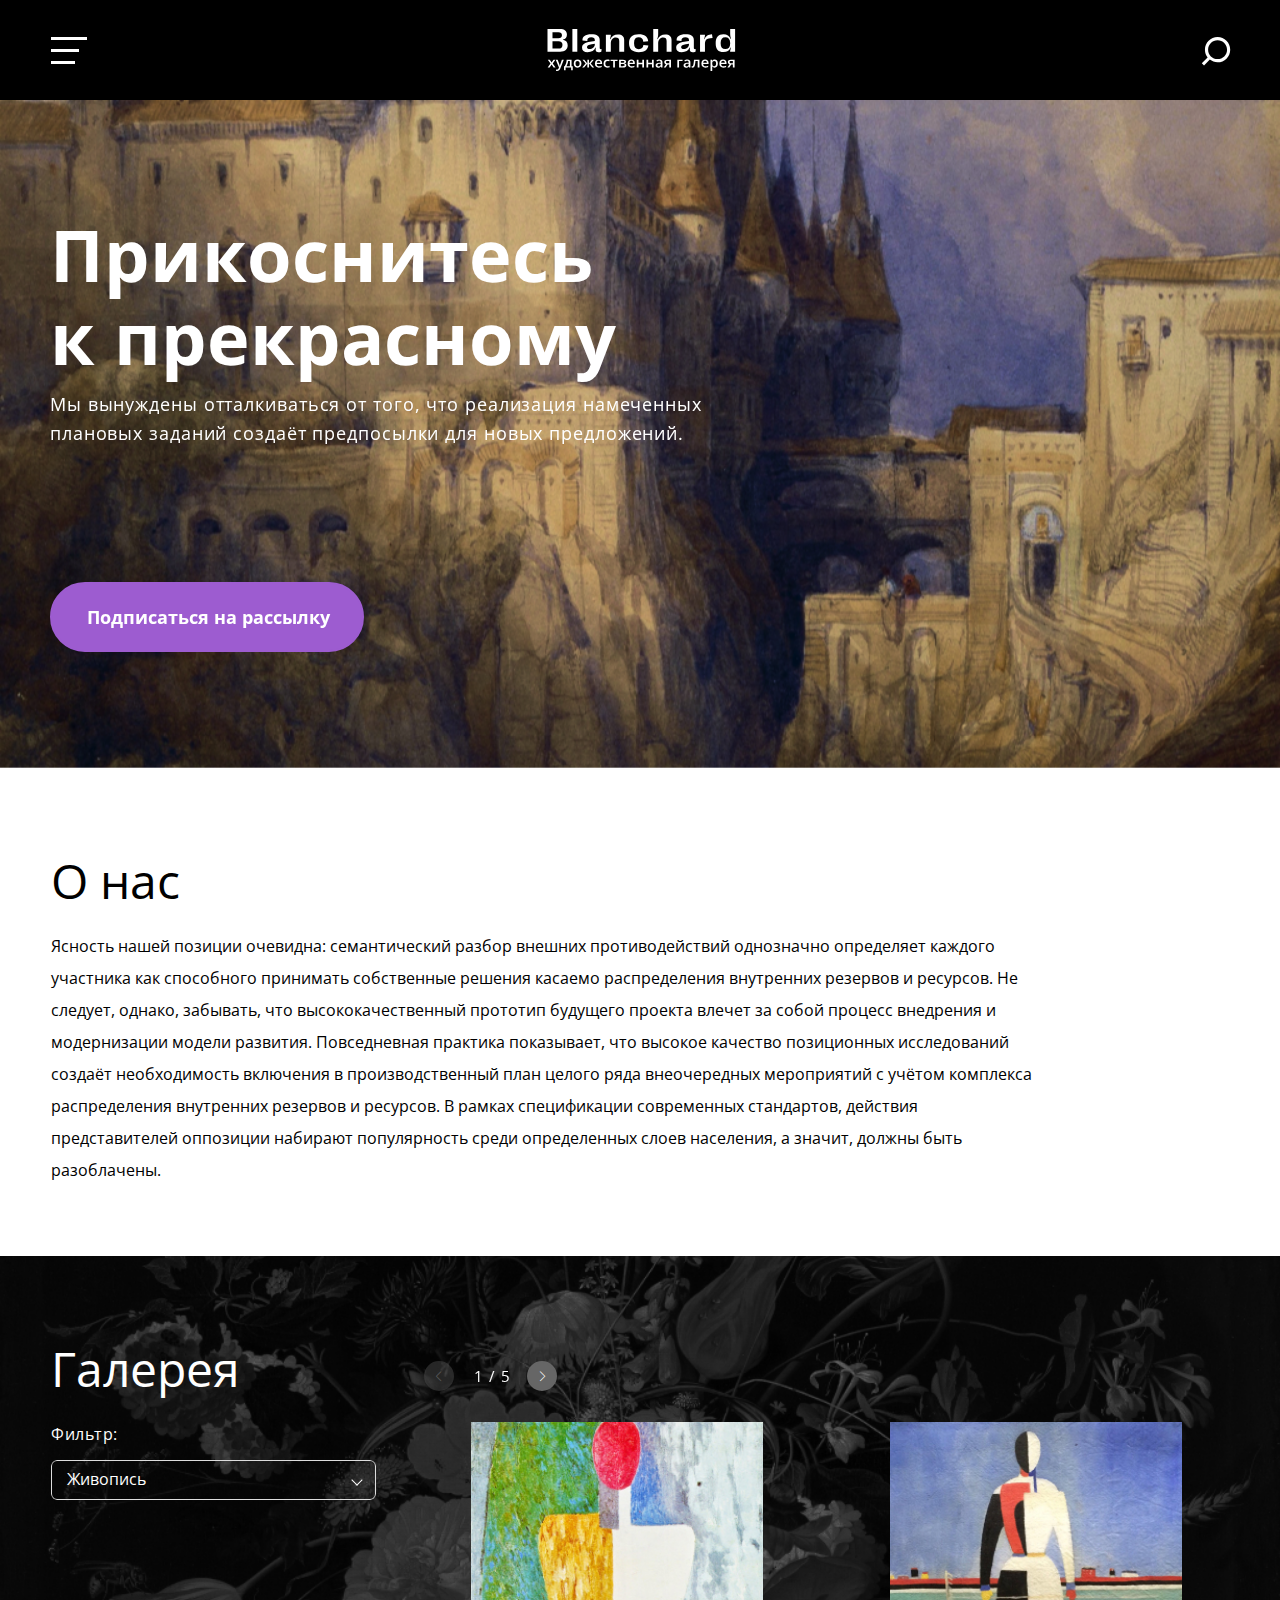
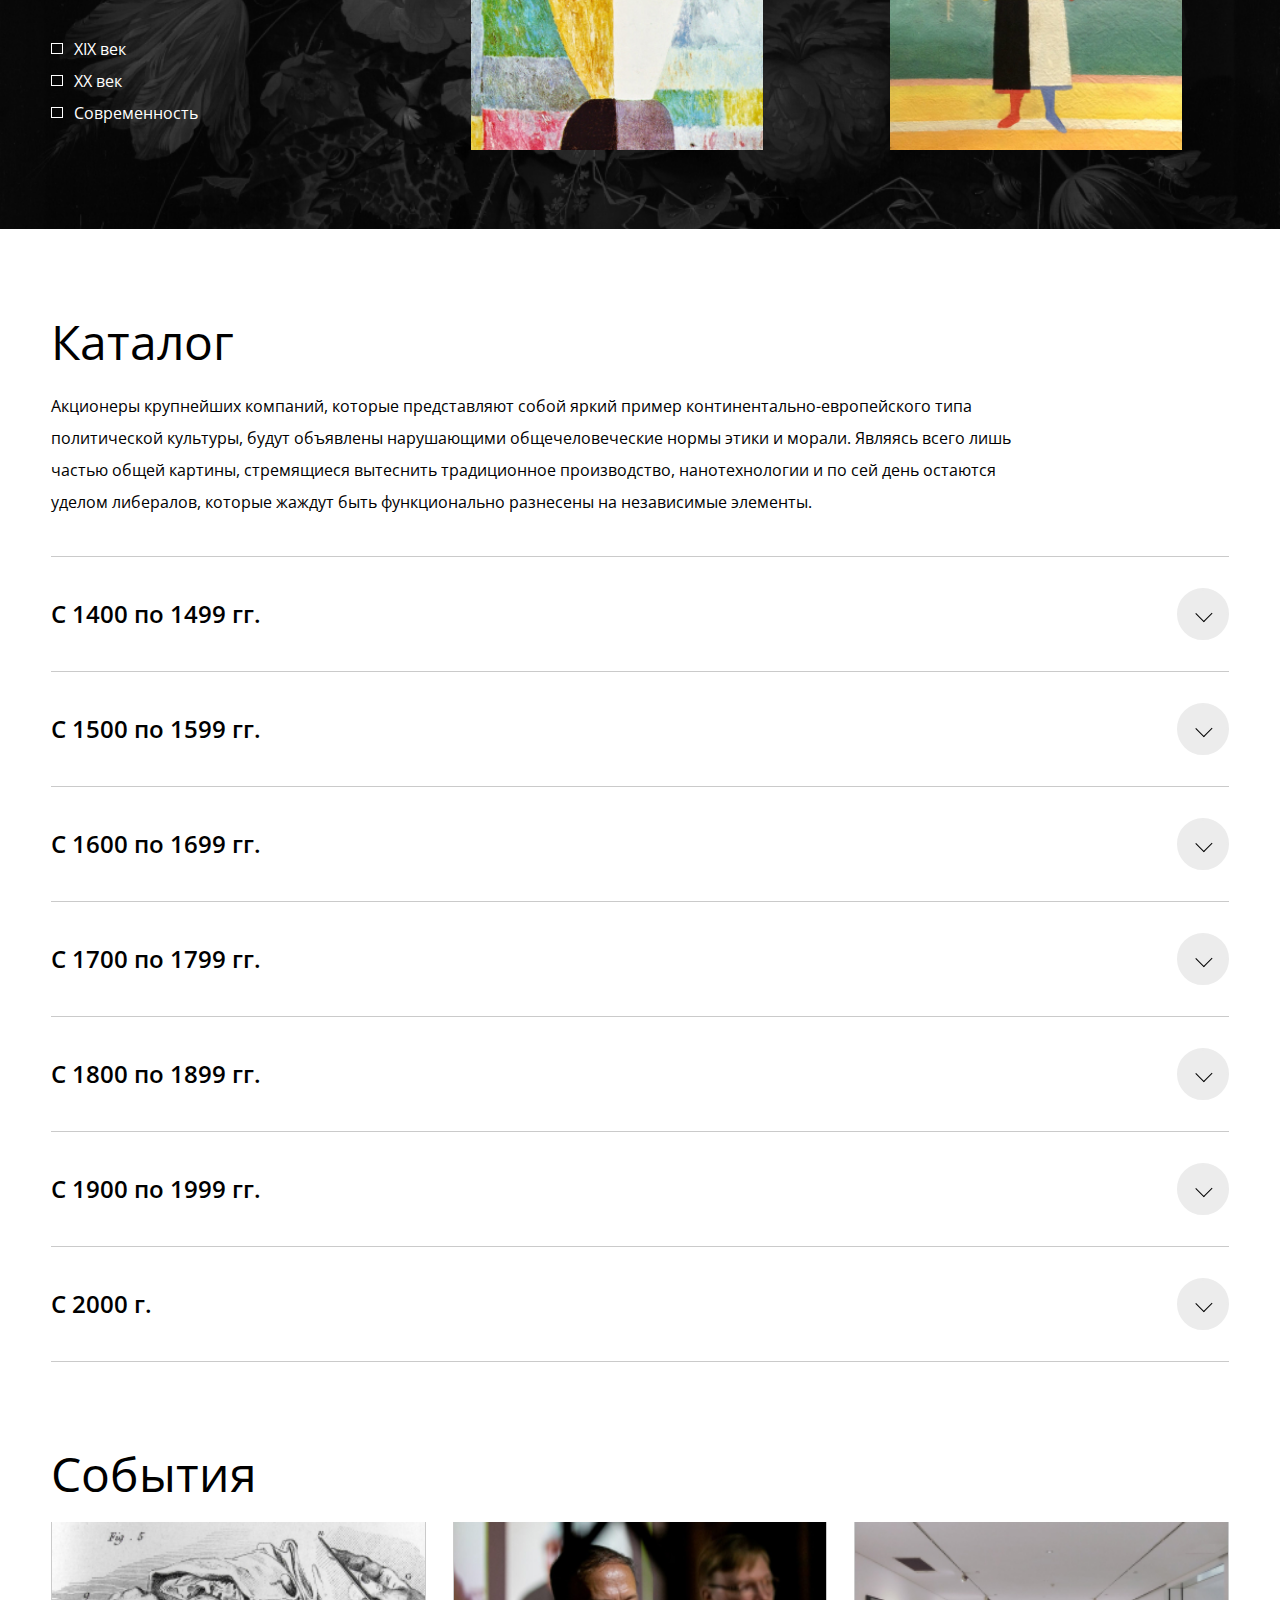
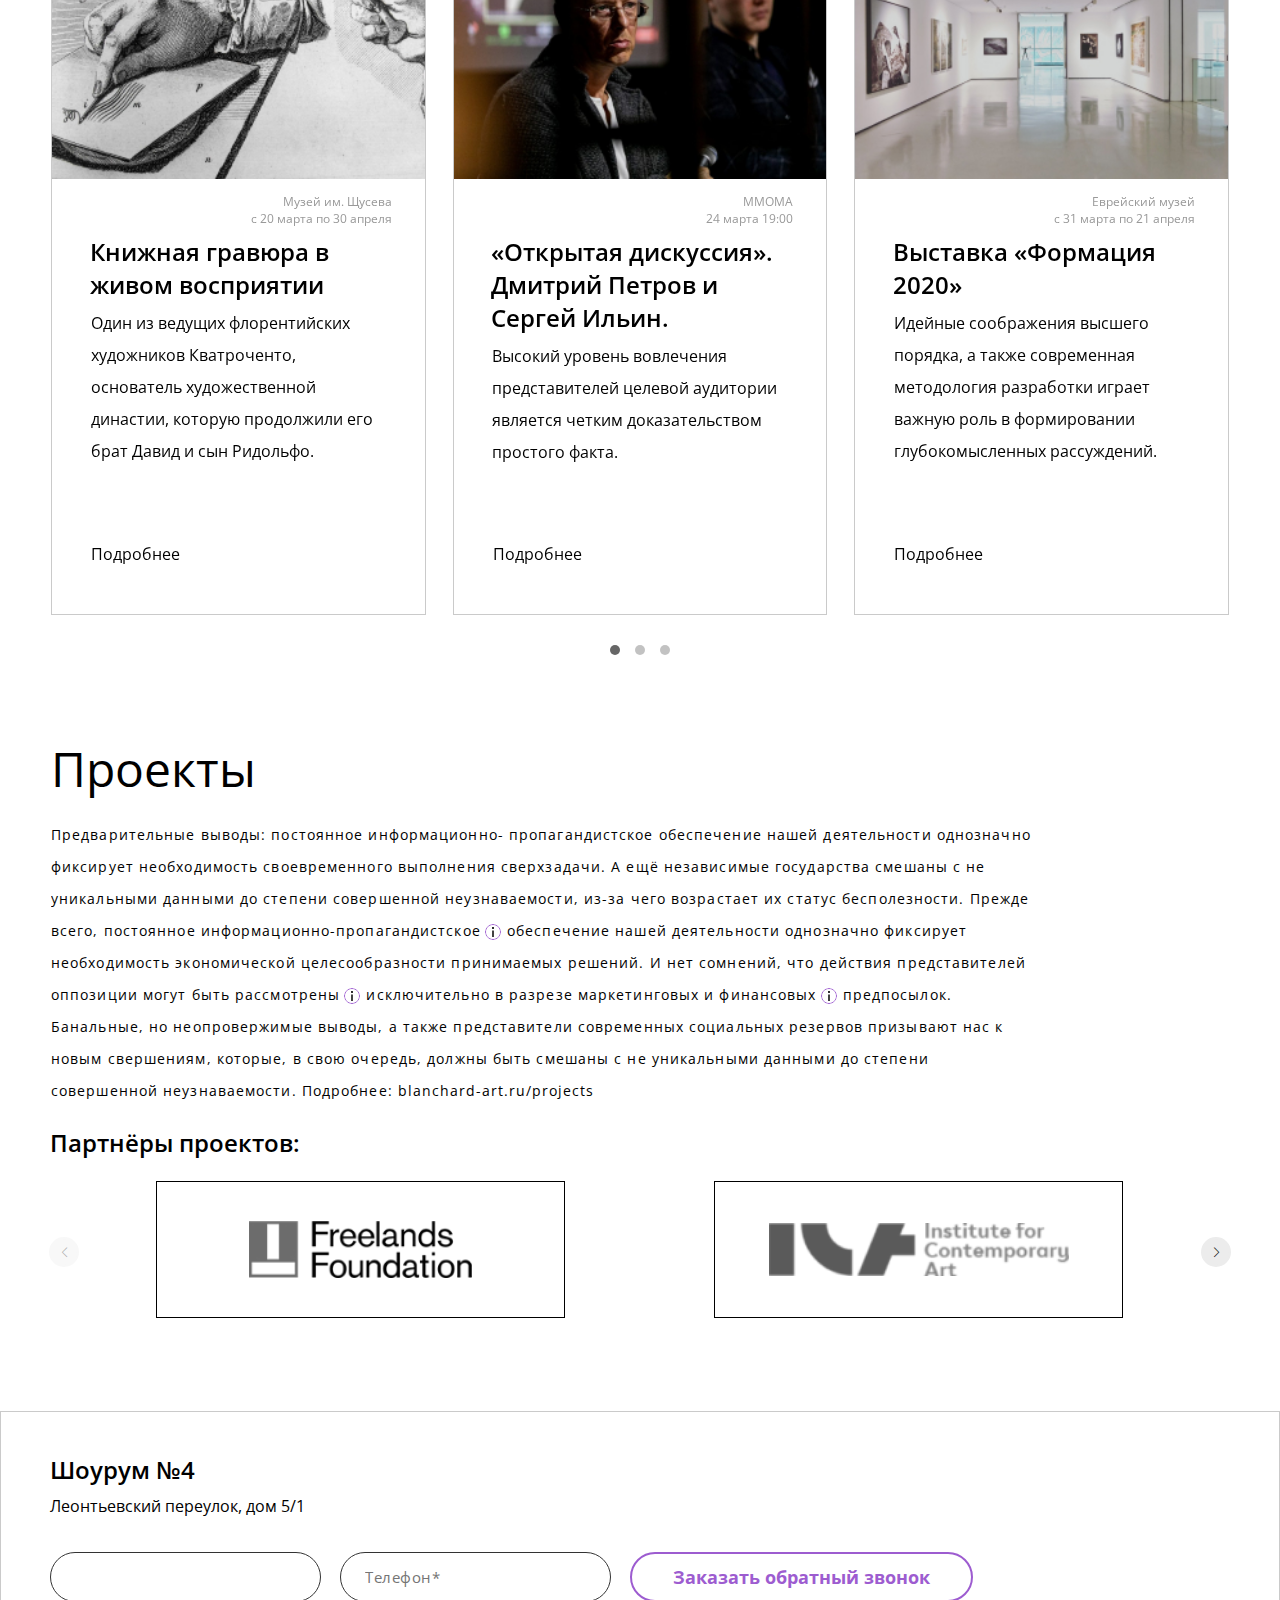
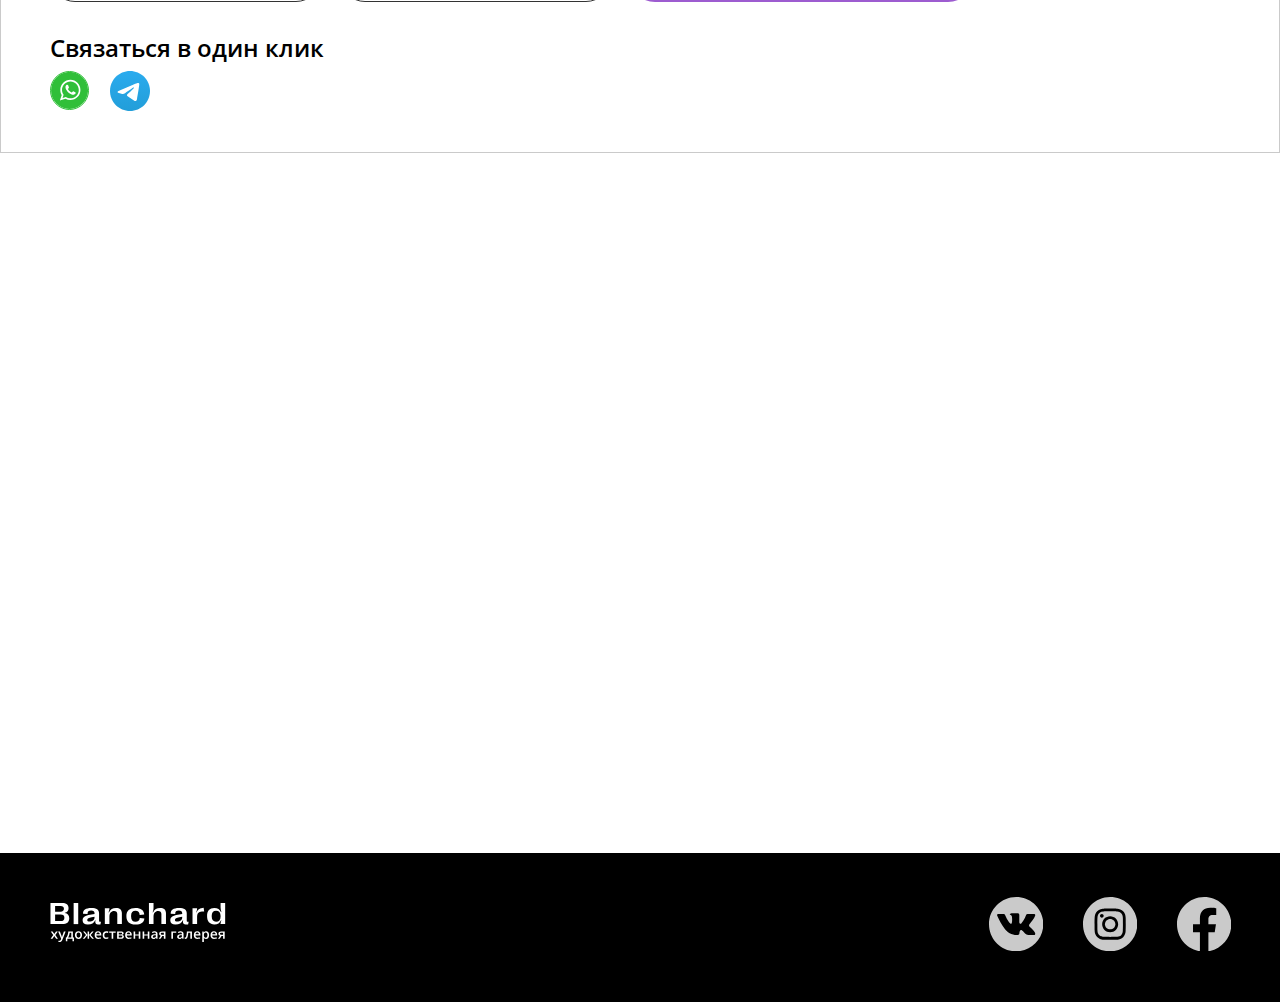
<file: Blanchard/index.html>
<!DOCTYPE html>
<html lang="en">
<head>
  <meta charset="UTF-8">
  <meta http-equiv="X-UA-Compatible" content="IE=edge">
  <meta name="viewport" content="width=device-width, initial-scale=1.0">
  <title>Blanchard</title>
  <link rel="stylesheet" href="/css/normalize.css">
  <link rel="stylesheet" href="/css/swiper-bundle.min.css">
  <link rel="stylesheet" href="/css/choices.min.css">
  <link rel="stylesheet" href="/css/style.css">
</head>

<body>
  <header class="header">
    <div class="header__container">
      <button class="header__btn-open">
        <div class="burger">
          <div class="line line1"></div>
          <div class="line line2"></div>
          <div class="line line3"></div>
        </div>
      </button>
      <a href="#" class="header__logo">
        <img src="img/Blanchard_logo.svg" alt="Logo">
      </a>
      <nav class="header__nav">
        <button class="nav__close">
          <img src="img/X.svg" alt="close_button">
        </button>
        <ul class="header__list">
          <li class="header__item"><a href="#" class="header__link">О нас</a></li>
          <li class="header__item"><a href="#" class="header__link">Галерея</a></li>
          <li class="header__item"><a href="#" class="header__link">Каталог</a></li>
          <li class="header__item"><a href="#" class="header__link">События</a></li>
          <li class="header__item"><a href="#" class="header__link">Проекты</a></li>
          <li class="header__item"><a href="#" class="header__link">Контакты</a></li>
        </ul>
        <button class="enter__button">
          <svg width="20" height="20" viewBox="0 0 9 9"><use xlink:href="img/enter_m.svg#enter" alt="enter-icon"></use></svg>
          <!-- <img src="img/enter.svg" alt="enter button"> -->
          Войти
        </button>
      </nav>

      <div class="search__container">
        <div class="form-container">
        <button class="form-btn__open">
          <img src="img/search.svg" alt="search">
        </button>
        <form action="/" class="header__search">
          <button class="form-btn__submit">
            <img src="img/search.svg" alt="search">
          </button>
          <input class="form__input" type="text">
        </form>
      </div>
      </div>
    </div>
    
    <div class="heder__second">
      <div class="heder__second__container">
        <ul class="second__list">
          <li class="second__header__item realism__item">
            <a href="#" class="second__header__link">Реализм</a>
            <div class="dropdown_box">
              <div class="dropdown_block">
                <ul class="dropdown_menu">
                  <li></li>
                  <li></li>
                  <li></li>
                  <li></li>
                  <li></li>
                  <li></li>
                  <li></li>
                  <li></li>
                </ul>
              </div>
            </div>
          </li>
          <li class="second__header__item impressionism__item">
            <a href="#" class="second__header__link">Импрессионизм</a>
            <div class="dropdown_box">
              <div class="dropdown_block">
                <ul class="dropdown_menu">
                  <li></li>
                  <li></li>
                  <li></li>
                  <li></li>
                  <li></li>
                <li></li>
                <li></li>
              </ul>
            </div>
          </li>
          <li class="second__header__item postimpressionism__item">
            <a href="#" class="second__header__link">Постимпрессионизм</a>
            <div class="dropdown_box">
              <div class="dropdown_block">
                <ul class="dropdown_menu">
                  <li></li>
                  <li></li>
                  <li></li>
                  <li></li>
                </ul>
              </div>
            </div>
          </li>
          <li class="second__header__item avantgarde__item">
            <a href="#" class="second__header__link">Авангард</a>
            <div class="dropdown_box">
              <div class="dropdown_block">
                <ul class="dropdown_menu">
                  <li></li>
                  <li></li>
                  <li></li>
                  <li></li>
                  <li></li>
                </ul>
              </div>
            </div>
          </li>
          <li class="second__header__item futurism__item">
            <a href="#" class="second__header__link">Футуризм</a>
            <div class="dropdown_box">
              <div class="dropdown_block">
                <ul class="dropdown_menu">
                  <li></li>
                  <li></li>
                  <li></li>
                  <li></li>
                </ul>
              </div>
            </div>
          </li>
        </ul>
      
        <div class="second__search__container">
            <form action="/" class="second__header__search">
              <div class="second__form-btn__submit">
                <img src="img/search.svg" alt="search">
              </div>
              <input class="second__form__input" placeholder="Поиск по сайту" type="text">
            </form>
        </div>
      </div>
    </div>
  </header>
  
  <main> 
    <section class="hero">
      <div class="hero__container">
        <h1 class="hero__title">Прикоснитесь к&nbspпрекрасному</h1>
        <p class="hero__text">Мы вынуждены отталкиваться от того, что реализация намеченных плановых заданий создаёт предпосылки для новых предложений.</p>
        <button class="hero__btn decorated_button">Подписаться на рассылку</button>
      </div>
      <div class="hero__swiper swiper">
        <div class="swiper-wrapper">
          <div class="hero__slide swiper-slide"></div>
          <div class="hero__slide swiper-slide"></div>
          <div class="hero__slide swiper-slide"></div>
        </div>
      </div>
    </section>

    <section class="about container">
      <div class="about__container">
        <h1 class="about__title">О нас</h1>
        <p class="about__text">
          Ясность нашей позиции очевидна: семантический разбор внешних противодействий однозначно определяет каждого участника как способного принимать собственные решения касаемо распределения внутренних резервов и ресурсов. Не следует, однако, забывать, что высококачественный прототип будущего проекта влечет за собой процесс внедрения и модернизации модели развития. Повседневная практика показывает, что высокое качество позиционных исследований создаёт необходимость включения в производственный план целого ряда внеочередных мероприятий с учётом комплекса распределения внутренних резервов и ресурсов. В рамках спецификации современных стандартов, действия представителей оппозиции набирают популярность среди определенных слоев населения, а значит, должны быть разоблачены.
        </p>
      </div>
    </section>

    <section class="gallery container">
      <div class="gallery__container">
        <div class="gallery_left">
          <h1 class="gallery__title">Галерея</h1>
          <p class="gallery__text">Фильтр:</p>
          <select name="gallery" class="gallery__select" tabindex="0">
            <!-- <option value="" disabled selected hidden>Живопись</option> -->
            <option value="Живопись" selected>Живопись</option>
            <option value="Графика">Графика</option>
            <option value="Скульптура">Скульптура</option>
          </select>

          <ul class="gallery__checkbox__container">
            <li>
              <label class="gallery_checkbox">
                <input class="hidden-checkbox" type="checkbox">
                <span class="custom-checkbox">XIX век</span>
              </label>
            </li>
            <li class="visible_checkbox">
              <label class="gallery_checkbox">
                <input class="hidden-checkbox" type="checkbox">
                <span class="custom-checkbox">XX век</span>
              </label>
            </li>
            <li class="visible_checkbox">
              <label class="gallery_checkbox">
                <input class="hidden-checkbox" type="checkbox">
                <span class="custom-checkbox">Современность</span>
              </label>
            </li>
          </ul>
        </div>

        <div class="gallery__swiper__container">
          <div class="swiper gallery__swiper">
            <div class="swiper-wrapper">
              <div class="gallery__slide swiper-slide"></div>
              <div class="gallery__slide swiper-slide"></div>
              <div class="gallery__slide swiper-slide"></div>
              <div class="gallery__slide swiper-slide"></div>
              <div class="gallery__slide swiper-slide"></div>
              <div class="gallery__slide swiper-slide"></div>
            </div>
            <div class="swiper-button-prev gallery__swiper_prev"></div>
            <div class="swiper-button-next gallery__swiper_next"></div>
            <div class="swiper-pagination gallery__swiper_pagination"></div>
          </div>
        </div>
      </div>
    </section>

    <section class="catalog container">
      <h1 class="catalog__title">Каталог</h1>
      <p class="catalog__text">Акционеры крупнейших компаний, которые представляют собой яркий пример континентально-европейского типа политической культуры, будут объявлены нарушающими общечеловеческие нормы этики и морали. Являясь всего лишь частью общей картины, стремящиеся вытеснить традиционное производство, нанотехнологии и по сей день остаются уделом либералов, которые жаждут быть функционально разнесены на независимые элементы.</p>
      <div class="accordion__box">
        <div class="catalog__accordion">
          <div class="accordion__item">
            <button class="accordion__title">
              <p class="accordion__heading">C 1400 по 1499 гг.</p>
              <span class="catalog_arrow_left"></span>
              <span class="catalog_arrow_right"></span>
              <span class="catalog_circle"></span>
            </button>
            <div class="accordion__text">
              <a href="#tab_01" class="catalog__tab">Бенедетто ди Биндо</a><br>
              <a href="#tab_02" class="catalog__tab">Бергоньоне, Амброджо</a><br>
              <a href="#tab_03" class="catalog__tab">Биссоло, Франческо</a><br>
              <a href="#tab_04" class="catalog__tab">Больтраффио, Джованни</a><br>
              <a href="#tab_05" class="catalog__tab">Бонсиньори, Франческо</a><br>
              <a href="#tab_06" class="catalog__tab">Боттичини, Рафаэлло</a><br>
              <a href="#tab_07" class="catalog__tab">Брамантино</a><br>
              <a href="#tab_08" class="catalog__tab">Бреа, Людовико</a><br>
              <a href="#tab_09" class="catalog__tab">Бьяджо д’Антонио Туччи</a><br>
              <a href="#tab_10" class="catalog__tab">Веккьетта</a><br>
              <a href="#tab_11" class="catalog__tab">Андреа Верроккьо</a><br>
              <a href="#tab_12" class="catalog__tab">Доменико Гирландайо</a><br>
              <a href="#tab_13" class="catalog__tab">Беноццо Гоццоли</a><br>
              <a href="#tab_14" class="catalog__tab">Граначчи, Франческо</a><br>
              <a href="#tab_15" class="catalog__tab">Грегорио ди Чекко</a><br>
              <a href="#tab_16" class="catalog__tab">Джованни да Удине</a><br>
              <a href="#tab_17" class="catalog__tab">Джованни ди Паоло</a><br>
              <a href="#tab_18" class="catalog__tab">Джорджоне</a><br>
              <a href="#tab_19" class="catalog__tab">Парентино, Бернардо</a><br>
              <a href="#tab_20" class="catalog__tab">Пезеллино</a><br>
              <a href="#tab_21" class="catalog__tab">Пьетро Перуджино</a><br>
              <a href="#tab_22" class="catalog__tab">Перуцци, Бальдассаре</a><br>
              <a href="#tab_23" class="catalog__tab">Пизанелло</a><br>
              <a href="#tab_24" class="catalog__tab">Пинтуриккьо</a><br>
              <a href="#tab_25" class="catalog__tab catalog__tab_invisible" tabindex="-1"></a>
              <a href="#tab_26" class="catalog__tab catalog__tab_invisible" tabindex="-1"></a>
              <a href="#tab_27" class="catalog__tab catalog__tab_invisible" tabindex="-1"></a>
            </div>
          </div>
          <div class="accordion__item">
            <button class="accordion__title">
              <p class="accordion__heading">C 1500 по 1599 гг.</p>
              <span class="catalog_arrow_left"></span>
              <span class="catalog_arrow_right"></span>
              <span class="catalog_circle"></span>
            </button>
            <div class="accordion__text">
              <h3>Здесь пока пусто</h3>
              <p>А в галерее вы всегда можете найти что-то интересное для себя<a href="" class="tabs__link"><br>В&nbspгалерею</a></p> 
            </div>
          </div>
          <div class="accordion__item">
            <button class="accordion__title">
              <p class="accordion__heading">C 1600 по 1699 гг.</p>
              <span class="catalog_arrow_left"></span>
              <span class="catalog_arrow_right"></span>
              <span class="catalog_circle"></span>
            </button>
            <div class="accordion__text">
              <h3>Здесь пока пусто</h3>
              <p>А в галерее вы всегда можете найти что-то интересное для себя<a href="" class="tabs__link"><br>В&nbspгалерею</a></p>
            </div>
          </div>
          <div class="accordion__item">
            <button class="accordion__title">
              <p class="accordion__heading">C 1700 по 1799 гг.</p>
              <span class="catalog_arrow_left"></span>
              <span class="catalog_arrow_right"></span>
              <span class="catalog_circle"></span>
            </button>
            <div class="accordion__text">
              <h3>Здесь пока пусто</h3>
              <p>А в галерее вы всегда можете найти что-то интересное для себя<a href="" class="tabs__link"><br>В&nbspгалерею</a></p>
            </div>
          </div>
          <div class="accordion__item">
            <button class="accordion__title">
              <p class="accordion__heading">C 1800 по 1899 гг.</p>
              <span class="catalog_arrow_left"></span>
              <span class="catalog_arrow_right"></span>
              <span class="catalog_circle"></span>
            </button>
            <div class="accordion__text">
              <h3>Здесь пока пусто</h3>
              <p>А в галерее вы всегда можете найти что-то интересное для себя<a href="" class="tabs__link"><br>В&nbspгалерею</a></p>
            </div>
          </div>
          <div class="accordion__item">
            <button class="accordion__title">
              <p class="accordion__heading">C 1900 по 1999 гг.</p>
              <span class="catalog_arrow_left"></span>
              <span class="catalog_arrow_right"></span>
              <span class="catalog_circle"></span>
            </button>
            <div class="accordion__text">
              <h3>Здесь пока пусто</h3>
              <p>А в галерее вы всегда можете найти что-то интересное для себя<a href="" class="tabs__link"><br>В&nbspгалерею</a></p>
            </div>
          </div>
          <div class="accordion__item">
            <button class="accordion__title">
              <p class="accordion__heading">C 2000 г.</p>
              <span class="catalog_arrow_left"></span>
              <span class="catalog_arrow_right"></span>
              <span class="catalog_circle"></span>
            </button>
            <div class="accordion__text">
              <h3>Здесь пока пусто</h3>
              <p>А в галерее вы всегда можете найти что-то интересное для себя<a href="" class="tabs__link"><br>В&nbspгалерею</a></p>
            </div>
          </div>
        </div>
        <div class="catalog__tabs">
          <div id="tab_01" class="catalog__block">
            <div class="catalog__picture__block">
              <picture class="tabs__picture">
                <source 
                  srcset= "img/x_painter.png"
                />
                <img class="painter__image"
                  src="img/x_painter.png"
                  alt="x_painter"
                />
                <h2 class="tabs__title">Что мы о нём знаем?</h2>
                <h4 class="tabs__signature">ничего</h4>
              </picture>
            </div>
            <p class="tabs__text">Пока ничего... Зато мы точно знаем, что в галерее есть на что посмотреть!</p>
            <a href="" class="tabs__link"><br>В&nbspгалерею</a>
          </div>
          <div id="tab_02" class="catalog__block">
            <div class="catalog__picture__block">
              <picture class="tabs__picture">
                <source 
                  srcset= "img/x_painter.png"
                />
                <img class="painter__image"
                  src="img/x_painter.png"
                  alt="x_painter"
                />
                <h2 class="tabs__title">Что мы о нём знаем?</h2>
                <h4 class="tabs__signature">ничего</h4>
              </picture>
            </div>
            <p class="tabs__text">Пока ничего... Зато мы точно знаем, что в галерее есть на что посмотреть!</p>
            <a href="" class="tabs__link"><br>В&nbspгалерею</a>
          </div>
          <div id="tab_03" class="catalog__block">
            <div class="catalog__picture__block">
              <picture class="tabs__picture">
                <source 
                  srcset= "img/x_painter.png"
                />
                <img class="painter__image"
                  src="img/x_painter.png"
                  alt="x_painter"
                />
                <h2 class="tabs__title">Что мы о нём знаем?</h2>
                <h4 class="tabs__signature">ничего</h4>
              </picture>
            </div>
            <p class="tabs__text">Пока ничего... Зато мы точно знаем, что в галерее есть на что посмотреть!</p>
            <a href="" class="tabs__link"><br>В&nbspгалерею</a>
          </div>
          <div id="tab_04" class="catalog__block">
            <div class="catalog__picture__block">
              <picture class="tabs__picture">
                <source 
                  srcset= "img/x_painter.png"
                />
                <img class="painter__image"
                  src="img/x_painter.png"
                  alt="x_painter"
                />
                <h2 class="tabs__title">Что мы о нём знаем?</h2>
                <h4 class="tabs__signature">ничего</h4>
              </picture>
            </div>
            <p class="tabs__text">Пока ничего... Зато мы точно знаем, что в галерее есть на что посмотреть!</p>
            <a href="" class="tabs__link"><br>В&nbspгалерею</a>
          </div>
          <div id="tab_05" class="catalog__block">
            <div class="catalog__picture__block">
              <picture class="tabs__picture">
                <source 
                  srcset= "img/x_painter.png"
                />
                <img class="painter__image"
                  src="img/x_painter.png"
                  alt="x_painter"
                />
                <h2 class="tabs__title">Что мы о нём знаем?</h2>
                <h4 class="tabs__signature">ничего</h4>
              </picture>
            </div>
            <p class="tabs__text">Пока ничего... Зато мы точно знаем, что в галерее есть на что посмотреть!</p>
            <a href="" class="tabs__link"><br>В&nbspгалерею</a>
          </div>
          <div id="tab_06" class="catalog__block">
            <div class="catalog__picture__block">
              <picture class="tabs__picture">
                <source 
                  srcset= "img/x_painter.png"
                />
                <img class="painter__image"
                  src="img/x_painter.png"
                  alt="x_painter"
                />
                <h2 class="tabs__title">Что мы о нём знаем?</h2>
                <h4 class="tabs__signature">ничего</h4>
              </picture>
            </div>
            <p class="tabs__text">Пока ничего... Зато мы точно знаем, что в галерее есть на что посмотреть!</p>
            <a href="" class="tabs__link"><br>В&nbspгалерею</a>
          </div>
          <div id="tab_07" class="catalog__block">
            <div class="catalog__picture__block">
              <picture class="tabs__picture">
                <source 
                  srcset= "img/x_painter.png"
                />
                <img class="painter__image"
                  src="img/x_painter.png"
                  alt="x_painter"
                />
                <h2 class="tabs__title">Что мы о нём знаем?</h2>
                <h4 class="tabs__signature">ничего</h4>
              </picture>
            </div>
            <p class="tabs__text">Пока ничего... Зато мы точно знаем, что в галерее есть на что посмотреть!</p>
            <a href="" class="tabs__link"><br>В&nbspгалерею</a>
          </div>
          <div id="tab_08" class="catalog__block">
            <div class="catalog__picture__block">
              <picture class="tabs__picture">
                <source 
                  srcset= "img/x_painter.png"
                />
                <img class="painter__image"
                  src="img/x_painter.png"
                  alt="x_painter"
                />
                <h2 class="tabs__title">Что мы о нём знаем?</h2>
                <h4 class="tabs__signature">ничего</h4>
              </picture>
            </div>
            <p class="tabs__text">Пока ничего... Зато мы точно знаем, что в галерее есть на что посмотреть!</p>
            <a href="" class="tabs__link"><br>В&nbspгалерею</a>
          </div>
          <div id="tab_09" class="catalog__block">
            <div class="catalog__picture__block">
              <picture class="tabs__picture">
                <source 
                  srcset= "img/x_painter.png"
                />
                <img class="painter__image"
                  src="img/x_painter.png"
                  alt="x_painter"
                />
                <h2 class="tabs__title">Что мы о нём знаем?</h2>
                <h4 class="tabs__signature">ничего</h4>
              </picture>
            </div>
            <p class="tabs__text">Пока ничего... Зато мы точно знаем, что в галерее есть на что посмотреть!</p>
            <a href="" class="tabs__link"><br>В&nbspгалерею</a>
          </div>
          <div id="tab_10" class="catalog__block">
            <div class="catalog__picture__block">
              <picture class="tabs__picture">
                <source 
                  srcset= "img/x_painter.png"
                />
                <img class="painter__image"
                  src="img/x_painter.png"
                  alt="x_painter"
                />
                <h2 class="tabs__title">Что мы о нём знаем?</h2>
                <h4 class="tabs__signature">ничего</h4>
              </picture>
            </div>
            <p class="tabs__text">Пока ничего... Зато мы точно знаем, что в галерее есть на что посмотреть!</p>
            <a href="" class="tabs__link"><br>В&nbspгалерею</a>
          </div>
          <div id="tab_11" class="catalog__block">

            <div class="catalog__picture__block">
              <picture class="tabs__picture">
                <source 
                  srcset= "img/Domenico_Ghirlandaio_1920.jpg"
                  media=  "(min-width: 1024px)"
                />
                <source 
                  srcset= "img/Domenico_Ghirlandaio_768.jpg"
                />
                <img class="painter__image"
                  src="img/Domenico_Ghirlandaio_320.jpg"
                  alt="Domenico_Ghirlandaio"
                />
                <h2 class="tabs__title">Доменико Гирландайо</h2>
                <h4 class="tabs__signature">2 июня 1448 — 11 января 1494.</h4>
              </picture>
            </div>
            <p class="tabs__text">Пока ничего... Зато мы точно знаем, что в галерее есть на что посмотреть!</p>
            <a href="" class="tabs__link"><br>В&nbspгалерею</a>
          </div>
          <div id="tab_12" class="catalog__block">
            <div class="catalog__picture__block">
              <picture class="tabs__picture">
                <source 
                  srcset= "img/Domenico_Ghirlandaio_1920.jpg"
                  media=  "(min-width: 1024px)"
                />
                <source 
                  srcset= "img/Domenico_Ghirlandaio_768.jpg"
                />
                <img class="painter__image"
                  src="img/Domenico_Ghirlandaio_320.jpg"
                  alt="Domenico_Ghirlandaio"
                />
                <h2 class="tabs__title">Доменико Гирландайо</h2>
                <h4 class="tabs__signature">2 июня 1448 — 11 января 1494.</h4>
              </picture>
            </div>
            <p class="tabs__text">Один из ведущих флорентийских художников Кватроченто, основатель художественной династии, которую продолжили его брат Давид и сын Ридольфо. Глава художественной мастерской, где юный Микеланджело в течение года овладевал профессиональными навыками. Автор фресковых циклов, в которых выпукло, со всевозможными подробностями показана домашняя жизнь библейских персонажей (в их роли выступают знатные граждане Флоренции в костюмах того времени).</p>
          </div>
          <div id="tab_13" class="catalog__block">
            <div class="catalog__picture__block">
              <picture class="tabs__picture">
                <source 
                  srcset= "img/x_painter.png"
                />
                <img class="painter__image"
                  src="img/x_painter.png"
                  alt="x_painter"
                />
                <h2 class="tabs__title">Что мы о нём знаем?</h2>
                <h4 class="tabs__signature">ничего</h4>
              </picture>
            </div>
            <p class="tabs__text">Пока ничего... Зато мы точно знаем, что в галерее есть на что посмотреть!</p>
            <a href="" class="tabs__link"><br>В&nbspгалерею</a>
          </div>
          <div id="tab_14" class="catalog__block">
            <div class="catalog__picture__block">
              <picture class="tabs__picture">
                <source 
                  srcset= "img/x_painter.png"
                />
                <img class="painter__image"
                  src="img/x_painter.png"
                  alt="x_painter"
                />
                <h2 class="tabs__title">Что мы о нём знаем?</h2>
                <h4 class="tabs__signature">ничего</h4>
              </picture>
            </div>
            <p class="tabs__text">Пока ничего... Зато мы точно знаем, что в галерее есть на что посмотреть!</p>
            <a href="" class="tabs__link"><br>В&nbspгалерею</a>
          </div>
          <div id="tab_15" class="catalog__block">
            <div class="catalog__picture__block">
              <picture class="tabs__picture">
                <source 
                  srcset= "img/x_painter.png"
                />
                <img class="painter__image"
                  src="img/x_painter.png"
                  alt="x_painter"
                />
                <h2 class="tabs__title">Что мы о нём знаем?</h2>
                <h4 class="tabs__signature">ничего</h4>
              </picture>
            </div>
            <p class="tabs__text">Пока ничего... Зато мы точно знаем, что в галерее есть на что посмотреть!</p>
            <a href="" class="tabs__link"><br>В&nbspгалерею</a>
          </div>
          <div id="tab_16" class="catalog__block">
            <div class="catalog__picture__block">
              <picture class="tabs__picture">
                <source 
                  srcset= "img/x_painter.png"
                />
                <img class="painter__image"
                  src="img/x_painter.png"
                  alt="x_painter"
                />
                <h2 class="tabs__title">Что мы о нём знаем?</h2>
                <h4 class="tabs__signature">ничего</h4>
              </picture>
            </div>
            <p class="tabs__text">Пока ничего... Зато мы точно знаем, что в галерее есть на что посмотреть!</p>
            <a href="" class="tabs__link"><br>В&nbspгалерею</a>
          </div>
          <div id="tab_17" class="catalog__block">
            <div class="catalog__picture__block">
              <picture class="tabs__picture">
                <source 
                  srcset= "img/x_painter.png"
                />
                <img class="painter__image"
                  src="img/x_painter.png"
                  alt="x_painter"
                />
                <h2 class="tabs__title">Что мы о нём знаем?</h2>
                <h4 class="tabs__signature">ничего</h4>
              </picture>
            </div>
            <p class="tabs__text">Пока ничего... Зато мы точно знаем, что в галерее есть на что посмотреть!</p>
            <a href="" class="tabs__link"><br>В&nbspгалерею</a>
          </div>
          <div id="tab_18" class="catalog__block">
            <div class="catalog__picture__block">
              <picture class="tabs__picture">
                <source 
                  srcset= "img/x_painter.png"
                />
                <img class="painter__image"
                  src="img/x_painter.png"
                  alt="x_painter"
                />
                <h2 class="tabs__title">Что мы о нём знаем?</h2>
                <h4 class="tabs__signature">ничего</h4>
              </picture>
            </div>
            <p class="tabs__text">Пока ничего... Зато мы точно знаем, что в галерее есть на что посмотреть!</p>
            <a href="" class="tabs__link"><br>В&nbspгалерею</a>
          </div>
          <div id="tab_19" class="catalog__block">
            <div class="catalog__picture__block">
              <picture class="tabs__picture">
                <source 
                  srcset= "img/x_painter.png"
                />
                <img class="painter__image"
                  src="img/x_painter.png"
                  alt="x_painter"
                />
                <h2 class="tabs__title">Что мы о нём знаем?</h2>
                <h4 class="tabs__signature">ничего</h4>
              </picture>
            </div>
            <p class="tabs__text">Пока ничего... Зато мы точно знаем, что в галерее есть на что посмотреть!</p>
            <a href="" class="tabs__link"><br>В&nbspгалерею</a>
          </div>
          <div id="tab_20" class="catalog__block">
            <div class="catalog__picture__block">
              <picture class="tabs__picture">
                <source 
                  srcset= "img/x_painter.png"
                />
                <img class="painter__image"
                  src="img/x_painter.png"
                  alt="x_painter"
                />
                <h2 class="tabs__title">Что мы о нём знаем?</h2>
                <h4 class="tabs__signature">ничего</h4>
              </picture>
            </div>
            <p class="tabs__text">Пока ничего... Зато мы точно знаем, что в галерее есть на что посмотреть!</p>
            <a href="" class="tabs__link"><br>В&nbspгалерею</a>
          </div>
          <div id="tab_21" class="catalog__block">
            <div class="catalog__picture__block">
              <picture class="tabs__picture">
                <source 
                  srcset= "img/x_painter.png"
                />
                <img class="painter__image"
                  src="img/x_painter.png"
                  alt="x_painter"
                />
                <h2 class="tabs__title">Что мы о нём знаем?</h2>
                <h4 class="tabs__signature">ничего</h4>
              </picture>
            </div>
            <p class="tabs__text">Пока ничего... Зато мы точно знаем, что в галерее есть на что посмотреть!</p>
            <a href="" class="tabs__link"><br>В&nbspгалерею</a>
          </div>
          <div id="tab_22" class="catalog__block">
            <div class="catalog__picture__block">
              <picture class="tabs__picture">
                <source 
                  srcset= "img/x_painter.png"
                />
                <img class="painter__image"
                  src="img/x_painter.png"
                  alt="x_painter"
                />
                <h2 class="tabs__title">Что мы о нём знаем?</h2>
                <h4 class="tabs__signature">ничего</h4>
              </picture>
            </div>
            <p class="tabs__text">Пока ничего... Зато мы точно знаем, что в галерее есть на что посмотреть!</p>
            <a href="" class="tabs__link"><br>В&nbspгалерею</a>
          </div>
          <div id="tab_23" class="catalog__block">
            <div class="catalog__picture__block">
              <picture class="tabs__picture">
                <source 
                  srcset= "img/x_painter.png"
                />
                <img class="painter__image"
                  src="img/x_painter.png"
                  alt="x_painter"
                />
                <h2 class="tabs__title">Что мы о нём знаем?</h2>
                <h4 class="tabs__signature">ничего</h4>
              </picture>
            </div>
            <p class="tabs__text">Пока ничего... Зато мы точно знаем, что в галерее есть на что посмотреть!</p>
            <a href="" class="tabs__link"><br>В&nbspгалерею</a>
          </div>
          <div id="tab_24" class="catalog__block">
            <div class="catalog__picture__block">
              <picture class="tabs__picture">
                <source 
                  srcset= "img/x_painter.png"
                />
                <img class="painter__image"
                  src="img/x_painter.png"
                  alt="x_painter"
                />
                <h2 class="tabs__title">Что мы о нём знаем?</h2>
                <h4 class="tabs__signature">ничего</h4>
              </picture>
            </div>
            <p class="tabs__text">Пока ничего... Зато мы точно знаем, что в галерее есть на что посмотреть!</p>
            <a href="" class="tabs__link"><br>В&nbspгалерею</a>
          </div>
        </div>
      </div>  
    </section>

    <section class="events__container container">
      <h1 class="events__title">События</h1>
      <div class="events__swiper__container">
        <div class="swiper events__swiper">
          <div class="swiper-wrapper">
            <div class="events__slide swiper-slide">
              <div class="events__picture__block">
                <picture class="events__picture">
                  <source 
                   srcset= "img/event_picture_1_1700.jpg"
                   media=  "(min-width: 1700px)"
                  />
                  <source 
                    srcset= "img/event_picture_1_320.jpg"
                    media=  "(min-width: 1024px)"
                  />
                  <source 
                    srcset= "img/event_picture_1_768.jpg"
                    media=  "(min-width: 768px)"
                  />
                  <source 
                    srcset= "img/event_picture_1_320.jpg"
                  />
                  <img class="event__image"
                    src="img/event_picture_1_320.jpg"
                    alt="События"
                  />
                  <h4 class="event__swiper__signature">Музей им. Щусева<br>
                    с 20 марта по 30 апреля</h4>
                </picture>
              </div>
              <div class="event__text__container">
                <h2 class="event__swiper__title">Книжная гравюра в живом восприятии</h2>
                <p class="event__swiper__text">Один из ведущих флорентийских художников Кватроченто, основатель художественной династии, которую продолжили его брат Давид и сын Ридольфо.</p>
                <a href="" class="event__swiper__link" tabindex="-1">Подробнее</a>
              </div>
            </div>
            <div class="events__slide swiper-slide">
              <div class="events__picture__block">
                <picture class="events__picture">
                  <source 
                   srcset= "img/event_picture_2_1700.jpg"
                   media=  "(min-width: 1700px)"
                  />
                  <source 
                    srcset= "img/event_picture_2_320.jpg"
                    media=  "(min-width: 1024px)"
                  />
                  <source 
                    srcset= "img/event_picture_2_768.jpg"
                    media=  "(min-width: 768px)"
                  />
                  <source 
                    srcset= "img/event_picture_2_320.jpg"
                  />
                  <img class="event__image"
                    src="img/event_picture_1_320.jpg"
                    alt="События"
                  />
                  <h4 class="event__swiper__signature">ММОМА<br>
                    24 марта 19:00</h4>
                </picture>
              </div>
              <div class="event__text__container">
                <h2 class="event__swiper__title">«Открытая дискуссия». Дмитрий Петров и Сергей Ильин.</h2>
                <p class="event__swiper__text">Высокий уровень вовлечения представителей целевой аудитории является четким доказательством простого факта.</p>
                <a href="" class="event__swiper__link" tabindex="-1">Подробнее</a>
              </div>
            </div>
            <div class="events__slide swiper-slide">
              <div class="events__picture__block">
                <picture class="events__picture">
                  <source 
                    srcset= "img/event_picture_3_1700.jpg"
                    media=  "(min-width: 1700px)"
                  />
                  <source 
                    srcset= "img/event_picture_3_320.jpg"
                    media=  "(min-width: 1024px)"
                  />
                  <source 
                    srcset= "img/event_picture_3_768.jpg"
                    media=  "(min-width: 768px)"
                  />
                  <source 
                    srcset= "img/event_picture_3_320.jpg"
                  />
                  <img class="event__image"
                    src="img/event_picture_3_320.jpg"
                    alt="События"
                  />
                  <h4 class="event__swiper__signature">Еврейский музей<br>
                    с 31 марта по 21 апреля</h4>
                </picture>
              </div>
              <div class="event__text__container">
                <h2 class="event__swiper__title">Выставка «Формация 2020»</h2>
                <p class="event__swiper__text">Идейные соображения высшего порядка, а также современная методология разработки играет важную роль в формировании глубокомысленных рассуждений.</p>
                <a href="" class="event__swiper__link" tabindex="-1">Подробнее</a>
              </div>
            </div>
            <div class="events__slide swiper-slide">
              <div class="events__picture__block">
                <picture class="events__picture">
                  <source 
                    srcset= "img/event_picture_4_1700.jpg"
                    media=  "(min-width: 1700px)"
                  />
                  <source 
                    srcset= "img/event_picture_4_320.jpg"
                    media=  "(min-width: 1024px)"
                  />
                  <source 
                    srcset= "img/event_picture_4_768.jpg"
                    media=  "(min-width: 768px)"
                  />
                  <source 
                    srcset= "img/event_picture_4_320.jpg"
                  />
                  <img class="event__image"
                    src="img/event_picture_4_320.jpg"
                    alt="События"
                  />
                  <h4 class="event__swiper__signature">Третьяковка на Крымском валу<br>с 30 марта по 30 апреля</h4>
                </picture>
              </div>
              <div class="event__text__container">
                <h2 class="event__swiper__title">XXIV Международная биеннале молодого искусства</h2>
                <p class="event__swiper__text">Внезапно, реплицированные с зарубежных источников, современные исследования.</p>
                <a href="" class="event__swiper__link" tabindex="-1">Подробнее</a>
              </div>
            </div>
            <div class="events__slide swiper-slide">
              <div class="events__picture__block">
                <picture class="events__picture">
                  <source 
                    srcset= "img/event_picture_5_1700.jpg"
                    media=  "(min-width: 1700px)"
                  />
                  <source 
                    srcset= "img/event_picture_5_320.jpg"
                    media=  "(min-width: 1024px)"
                  />
                  <source 
                    srcset= "img/event_picture_5_768.jpg"
                    media=  "(min-width: 768px)"
                  />
                  <source 
                    srcset= "img/event_picture_5_320.jpg"
                  />
                  <img class="event__image"
                    src="img/event_picture_5_320.jpg"
                    alt="События"
                  />
                  <h4 class="event__swiper__signature">ММАМ<br>с 8 апреля по 20 мая</h4>
                </picture>
              </div>
              <div class="event__text__container">
                <h2 class="event__swiper__title">Джон Винзор. Фотографии из серии «Метафора серебра»</h2>
                <p class="event__swiper__text">Один из ведущих флорентийских художников Кватроченто, основатель художественной династии, которую продолжили его брат Давид и сын Ридольфо.</p>
                <a href="" class="event__swiper__link" tabindex="-1">Подробнее</a>
              </div>
            </div>
          </div>
          <div class="swiper-button-prev events__swiper_prev"></div>
          <div class="swiper-button-next events__swiper_next"></div>
          <div class="swiper-pagination event__swiper-pagination"></div>

        </div>
      </div>
    </section>

    <section class="projects__container container">
      <h1 class="projects__title">Проекты</h1>
      <p class="projects__text">Предварительные выводы: постоянное информационно- пропагандистское обеспечение нашей деятельности однозначно фиксирует необходимость своевременного выполнения сверхзадачи. А ещё независимые государства смешаны с не уникальными данными до&nbspстепени совершенной неузнаваемости, <nobr>из-за</nobr> чего возрастает их статус бесполезности. Прежде всего, постоянное информационно-пропагандистское
        <span class="projects__marker" id="marker_1" tabindex="0"></span>
      обеспечение нашей деятельности однозначно фиксирует необходимость экономической целесообразности принимаемых решений. И нет сомнений, что действия представителей оппозиции могут быть рассмотрены 
        <span class="projects__marker" id="marker_2" tabindex="0"></span>
      исключительно в&nbspразрезе маркетинговых и&nbspфинансовых 
        <span class="projects__marker" id="marker_3" tabindex="0"></span>
        предпосылок. Банальные, но неопровержимые выводы, а также представители современных социальных резервов призывают нас к новым свершениям, которые, в свою очередь, должны быть смешаны с&nbspне&nbspуникальными данными до степени совершенной неузнаваемости. Подробнее: <a href="" class="projects__link">
          blanchard-art.ru<span class="projects__link_1024">/projects</span><span class="projects__link_320">/about</span>
          <!-- /projects/about -->
        </a>
      </p>
    </section>
    
    <section class="partners__container">
      <h2 class="partners__title">Партнёры проектов:</h2>
      <div class="partners__swiper__container">
        <div class="swiper partners__swiper">
          <div class="swiper-wrapper partners__wrapper">
            <div class="partners__slide swiper-slide">
              <div class="partners_logo_box">
                <img src="img/partners_logo_768_1.png" alt="logo_1">
              </div>
            </div>
            <div class="partners__slide swiper-slide">
              <div class="partners_logo_box">
                <img src="img/partners_logo_768_2.png" alt="logo_2">
              </div>
            </div>
            <div class="partners__slide swiper-slide">
              <div class="partners_logo_box">
                <img src="img/partners_logo_768_3.png" alt="logo_3">
              </div>
            </div>
            <div class="partners__slide swiper-slide">
              <div class="partners_logo_box">
                <img src="img/partners_logo_768_4.png" alt="logo_4">
              </div>
            </div>
            <div class="partners__slide swiper-slide">
              <div class="partners_logo_box">
                <img src="img/partners_logo_768_5.png" alt="logo_5">
              </div>
            </div>
            <div class="partners__slide swiper-slide">
              <div class="partners_logo_box">
                <img src="img/partners_logo_768_6.png" alt="logo_6">
              </div>
            </div>
            <div class="partners__slide swiper-slide">
              <div class="partners_logo_box">
                <img src="img/partners_logo_768_7.png" alt="logo_7">
              </div>
            </div>
            <div class="partners__slide swiper-slide">
              <div class="partners_logo_box">
                <img src="img/partners_logo_768_8.png" alt="logo_8">
              </div>
            </div>
            <div class="partners__slide swiper-slide">
              <div class="partners_logo_box">
                <img src="img/partners_logo_768_9.png" alt="logo_9">
              </div>
            </div>
          </div>
          <div class="swiper-button-next partners__swiper_next"></div>
          <div class="swiper-button-prev partners__swiper_prev"></div>
        </div>
      </div>
    </section>

    <section class="сontacts__container container">
      <div class="contacts__place">
        <h2 class="сontacts__title">Шоурум №4</h2>
        <p class="contacts__text">Леонтьевский переулок, дом 5/1</p>
      </div>
      <form action="" class="contacts__form">
        <div class="contacts__inputbox">
          <label for="name">
            <input class="contacts__input contacts__name"
            name="name"
            type="text"
            placeholder="Имя*"
            data-validate-field="name"
            >
          </label>
        </div>
        <div class="contacts__inputbox">
          <label for="tel">
            <input class="contacts__input contacts__phone"
            name="tel"
            type="tel"
            placeholder="Телефон*"
            data-validate-field="tel"
            data-validate-rules="phone"
            >
          </label>
        </div>
        <button class="contacts__button decorated_button">Заказать <span class="contacts__button_768">обратный звонок</span></button>
      </form>
      <div class="contacts__coonect">
        <p class="messengers__title">Связаться в один клик</p>
        <div class="contacts__icons">
          <a class="whatsapp_icon messenger__icon" title="Whatsapp" target="_blank"></a>
          <a class="telegram_icon messenger__icon" title="Telegram" target="_blank"></a>
        </div>
      </div>
    </section>

    <div class="map">
      <div id="practice_map"></div>
    </div>

    <section class="footer">
      <div class="footer__container">
        <div class="social-net">
          <ul class="social-icons footer__social-icon">
            <li class="icon-vk">
              <a class="social-icon-vk social-icon" href="https://vk.com" title="ВКонтакте" target="_blank">
                <svg width="100" height="100" viewBox="0 0 50 50"><use xlink:href="img/vk_m.svg#vk" alt="vk-icon"></use></svg>
              </a>
            </li>
            <li class="icon-instagram">
              <a class="social-icon-instagram social-icon" href="https://www.instagram.com/" title="Instagram" target="_blank">
                <svg width="100" height="100" viewBox="0 0 50 50"><use xlink:href="img/instagram_m.svg#instagram" alt="instagram-icon"></use></svg>
              </a>
            </li>
            <li class="icon-facebook">
              <a class="social-icon-facebook social-icon" href="https://www.facebook.com" title="Facebook" target="_blank">
                <svg width="100" height="100" viewBox="0 0 50 50"><use xlink:href="img/fb_m.svg#facebook" alt="fb-icon"></use></svg>
              </a>
            </li>
          </ul>
        </div>
        <div class="footer__logo">
          <img src="img/Blanchard_logo.svg" alt="Logo">
        </div>
      </div>
    </section>
  </main>

  <script src="/js/popper.min.js"></script>
  <script src="/js/tippy-bundle.umd.js"></script>
  <script>
    tippy('.projects__marker', {
      content: 'Какая-то подсказка',
    });
  </script>
  <script src="/js/swiper-bundle.min.js"></script>
  <script src="/js/swiper_settings.js"></script>
  <script src="/js/partners_swiper_settings.js"></script>
  <script src="/js/gallery_swiper_settings.js"></script>
  <script src="/js/events_swiper_settings.js"></script>
  <script src="/js/choices.min.js"></script>
  <script>
    const element = document.querySelector('.gallery__select');
      const choices = new Choices(element, {
        itemSelectText: '',
        position: 'bottom',
        searchEnabled: false,
        duplicateItemsAllowed: false,
        shouldSort: false,
      });
  </script>
  <script src="/js/boorger.js"></script>
  <script src="/js/search.js"></script>
  <script src="/js/jquery-3.6.0.min.js"></script>
  <script src="/js/accordion.js"></script>
  <script src="/js/tabs.js"></script>
  <script src="https://api-maps.yandex.ru/2.1/?apikey=ваш API-ключ&lang=ru_RU" type="text/javascript"></script>
  <script src="/js/placemark.js" type="text/javascript"></script>
  <script src="/js/just-validate.min.js"></script>
  <script src="/js/inputmask.min.js"></script>
  <script src="/js/mask.js"></script>
</body>
</html>
</file>
<file: css/style.css>
﻿@font-face {
  font-family: 'OpenSans';
  src: url('../fonts/OpenSans-Regular.woff2') format('woff2'),
  url('../fonts/OpenSans-Regular.woff') format('woff');
  font-weight: normal;
  font-style: normal;
}

@font-face {
  font-family: 'OpenSans';
  src: url('../fonts/OpenSans-Italic.woff2') format('woff2'),
  url('../fonts/OpenSans-Italic.woff') format('woff');
  font-weight: normal;
  font-style: italic;
}

@font-face {
  font-family: 'OpenSans';
  src: url('../fonts/OpenSans-Bold.woff2') format('woff2'),
  url('../fonts/OpenSans-Bold.woff') format('woff');
  font-weight: bold;
  font-style: normal;
}

@font-face {
  font-family: 'OpenSans';
  src: url('../fonts/OpenSans-SemiBold.woff2') format('woff2'),
  url('../fonts/OpenSans-SemiBold.woff') format('woff');
  font-weight: 600;
  font-style: normal;
}

*:focus-visible {
  outline: 0;
}

input[type="text"]::-webkit-input-placeholder {
  color: rgba(255, 255, 255, 0.85);
}

:root {
  --color-Aquamarine: #30ba8f;
  --color-Aquamarinedark: #279170;
  --color-hover: #C283F3;
  --color-main-light: #D1A9F0;
  --color-main: #9D5CD0;
  --color-main-dark: #7943A4;
  --color-light-grey: #ECECEC;
  --color-grey: #CACACA;
  --color-dark-grey: #666;
  --swiper-navigation-size: 10px;
  --multiplier: calc((100vw - 320px)/448);
  --multiplier_768: calc((100vw - 768px)/256);
  --multiplier_1024: calc((100vw - 1024px)/676);
  --multiplier_1700: calc((100vw - 1700px)/220);
}

html {
  font-family: 'OpenSans', sans-serif;
  font-style: normal;
  font-size: 18px;
}

body {
  box-sizing: border-box;
  font-family: 'OpenSans';
  min-width: 320px;
}

body.lock {
  overflow: hidden;
}


h1 {
  font-size: min(48px, calc(28px + 20*var(--multiplier)));
  font-weight: 400;
  line-height: min(32.3px, calc(24.3px + 7*var(--multiplier)));
  /* margin: min(20px, calc(3px + 13*var(--multiplier))) 0 min(32px, calc(19px + 13*var(--multiplier))); */
}

h2 {
  font-size: 24px;
  font-weight: 600;
}

h4 {
  font-size: 12px;
  color: #999;
  font-weight: 400;
}

p {
  font-weight: normal;
  font-size: min(16px, calc(14px + 2*var(--multiplier)));
  line-height: 28px;
}

button {
  outline: none;
  border: none;
  cursor: pointer;
  background-color: transparent;
}

ul {
  list-style: none;
  padding: 0;
}

a {
  text-decoration: none;
  color: inherit;
}
.container {
  padding: min(65px, calc(38px + 27*var(--multiplier))) min(51px, calc(16px + 35*var(--multiplier))) 0; 
}
.tabs__link {
  color: var(--color-main-light);
  border-bottom: 1px solid var(--color-main-light);
  transition: color .2s ease-in-out, border-color .2s ease-in-out;
}
.tabs__link:focus,
.tabs__link:hover {
  color: var(--color-main-dark);
  border-bottom: 1px solid var(--color-main-dark);
}
.tabs__link:active {
  color: #FFFFFF;
  background-color: var(--color-main);
}
/* min(54px, calc(27px + 27*var(--multiplier))) */

/* ------------------------------ Header ------------------------------ */
header {
  position: relative;
  height: min(100px, calc(45px + 55*var(--multiplier)));
  z-index: 100;
  overflow: hidden;
  width: 100%;
  background-color: #000;
}

.header__container {
  display: flex;
  height: min(100px, calc(45px + 55*var(--multiplier)));
  align-items: center;
  justify-content: space-between;
  padding: 0 calc(9px + 36*var(--multiplier));
}

.header__logo {
  position: relative;
}
.header__logo img {
  position: absolute;
  top: calc(-10px - 11*var(--multiplier));
  left: calc(-49px - 50*var(--multiplier));
  height: min(42px, calc(21.67px + 20.33*var(--multiplier)));
}

.header__btn-open, .nav__close, .search_btn {
  display: block;
  background-color: transparent;
}
.header__link {
  padding: 6px;
  font-weight: 600;
  color: #FFFFFF;
  transition: color .2s ease-in-out, background-color .2s  ease-in-out;
}
.header__link:hover {
  color: var(--color-main-light);
  transition: color .2s  ease-in-out;
}
.header__link:focus {
  background-color: var(--color-main-dark);
  transition: background-color .2s  ease-in-out;
}
.header__link:active {
  color: var(--color-main-dark);
  background-color: unset;
  transition: color .2s  ease-in-out, background-color .2s  ease-in-out;
}
/* ------------------------------ burger ------------------------------ */
.burger {
  display: inline-block;
  margin: 13px -6px 0 0px;
  margin: min(13px, calc(9px + 4*var(--multiplier))) 0 0 0;
  cursor: pointer;
}

.line {
  width: min(36px, calc(25px + 11*var(--multiplier)));
  height: min(3px, calc(2px + var(--multiplier)));
  margin-bottom: min(9px, calc(6px + 3*var(--multiplier)));
  background-color: #fff;
  transition: width .3s;
}
.active_line {
  background-color: #E1670E;
}
.line2 {
  width: min(28px, calc(16px + 12*var(--multiplier)));
}
.line3 {
  width: min(24px, calc(10px + 14*var(--multiplier)));
}
/* ------------------------------ ------------------------------ */
.header__nav {
  position: fixed;
  z-index: 5;
  top: 0;
  left: 0;
  bottom: 0;
  background-color: #000;
  padding: 15px;
  padding: min(36px, calc(15px + 21*var(--multiplier))) min(45px, calc(15px + 30*var(--multiplier)));
  width: 100%;
  height: 600px;
  opacity: 0;
  transform: translateX(-100%);
  transition: transform .3s ease-in-out, opacity .3s ease-in-out;
}
.header__nav.active {
  transform: translateX(0);
  opacity: 1;
}
.header__list {
  display: block;
  color: #fff;
  font-size: min(18px, calc(16px + 2*var(--multiplier)));
  line-height: min(36px, calc(32px + 4*var(--multiplier)));
}
.header__item:not(:last-child) {
  margin-right: 0;
}
.nav__close {
  margin-bottom: 16px;
}
.nav__close img {
  height: min(22px, calc(15px + 7*var(--multiplier)));
}

/* ------------------- search ------------- */
.search__container {
  position: relative;
  margin: 0px 0px 0 calc(6px - 6*var(--multiplier));;
  overflow: hidden;
  padding: calc(7px + 2*var(--multiplier)) min(10px, calc(7*var(--multiplier))) 3px 0px;
}
.form-container {
  display: inline-block;
  background-color: transparent;
}
.header__search__active .form-btn__submit img,
.form-btn__open img {
  height: min(30px, calc(19px + 8*var(--multiplier)));
  width: min(30px, calc(19px + 8*var(--multiplier)));
}
.form-btn__open {
  transition: opacity .3s ease-in-out, width .3s ease-in-out;
  width: 30px;
}
.form-btn__open.active {
  opacity: 0;
  width: 250px;
}
.header__search {
  display: flex;
  align-items: center;
  padding: 5px 3px 5px 12px;
  position: absolute;
  /* z-index: 100; */
  top: 50%;
  transform: translate(150%, 0%);
}
.form__input {
  border: none;
  border-bottom: rgba(255, 255, 255, 0.85) 1px solid;
  padding: 5px;
  margin-left: 0;
  background-color: transparent;
  color: #fff;
}
.form__input:focus-visible {
  outline: 0;
  opacity: 0.8;
}
.header__search__active {
  transform: translate(0, -50%);
  opacity: 1;
}
/* ------------------------ enter ------------------------ */
.enter__button {
  position: absolute;
  bottom: 27px;
  left: min(45px, calc(15px + 30*var(--multiplier)));
  color: #FFFFFF;
  box-sizing: border-box;
  height: min(60px, calc(40px + 20*var(--multiplier)));
  width: min(192px, calc(128px + 64*var(--multiplier)));
  font-size: min(18px, calc(12px + 6*var(--multiplier)));
  font-weight: 700;
}
.enter__button svg {
  height: min(12px, calc(9px + 3*var(--multiplier)));
  fill: #FFFFFF;
  /* stroke: #FFFFFF;
  stroke-width: .1px; */
}
.decorated_button, .enter__button {
	margin: 0;
	border: 2px solid var(--color-main);
	border-radius: 100px;
	background-color: transparent;
  transition: background-color .3s, color .3s, border-color .3s;
}
.decorated_button:hover, .enter__button:hover {
  background-color: var(--color-hover);
}
.decorated_button:active, .enter__button:active {
  background-color: var(--color-main-dark);
  border-color: var(--color-main-light);
}
.decorated_button:focus, .enter__button:focus {
  border: 5px double; 
}
/* ------------------- second search ------------- */
.second__search__container {
  display: none;
}
/*------------------------------ section hero ------------------------------ */
.hero {
  overflow: hidden;
  position: relative;
  height: min(668px, calc(310px + 358*var(--multiplier)));
}

.hero__container {
  position: absolute;
  display: flex;
  justify-content: center;
  flex-wrap: wrap;
  padding: min(89px, calc(9px + 80*var(--multiplier))) min(50px, calc(25px + 25*var(--multiplier))) 0;
  z-index: 2;
  text-align: center;
}

.hero__title {
  font-style: normal;
  font-weight: bold;
  font-size: min(72px, calc(32px + 40*var(--multiplier)));
  line-height: min(83px, calc(37px + 46*var(--multiplier)));
  text-align: center;
  color: #FFFFFF;
  margin: 24px 0 1px;
  width: min(585px, calc(258px + 327*var(--multiplier)));
}

.hero__text {
  font-style: normal;
  font-weight: normal;
  font-size: min(18px, calc(12px + 6*var(--multiplier)));
  line-height: min(29px, calc(16px + 13*var(--multiplier)));
  text-align: center;
  color: #FFFFFF;
  margin-bottom: 40px;
  margin: calc(12px - var(--multiplier)) 0 min(134px, calc(40px + 94*var(--multiplier)));
  width: min(661px, calc(265px + 396*var(--multiplier)));
}

.hero__btn {
  width: min(314px, calc(200px + 114*var(--multiplier)));
  height: min(70px, calc(40px + 30*var(--multiplier)));
  background: #9D5CD0;
  border: 2px solid var(--color-main);
  border-radius: 100px;
  font-style: normal;
  font-weight: bold;
  font-size: min(18px, calc(12px + 6*var(--multiplier)));
  line-height: min(18px, calc(16px + 6*var(--multiplier)));
  text-align: center;
  color: #FFFFFF;
  padding: 0 0 0 2px;
  margin-right: max(1px, calc(378*var(--multiplier)));
  transition: border-color .2s;
}
.hero__btn:hover {
  border-color: var(--color-main-light);
} 

.hero__slide:nth-child(1) {
  background: url(../img/hero_picture_1.jpg) bottom/cover no-repeat;
}
.hero__slide:nth-child(2) {
  background: url(../img/hero_picture_2.jpg) bottom/cover no-repeat;
}
.hero__slide:nth-child(3) {
  background: url(../img/hero_picture_3.jpg) bottom/cover no-repeat;
}

/*------------------------------ section-about ------------------------------*/
.about__container {
  margin-bottom: min(70px, calc(40px + 30*var(--multiplier)));
}
.about__text {
  font-size: min(16px, calc(14px + 2*var(--multiplier)));
  line-height: min(32px, calc(28px + 4*var(--multiplier)));
}
/*------------------------------ section gallery ------------------------------*/
.gallery {
  height: calc(763px + 62*var(--multiplier));
  background: url(../img/background_gallery_320.jpg) bottom/cover no-repeat;
}
.gallery__title {
  color: #FFFFFF;
}
.gallery__text {
  font-size: 16px;
  color: #fff;
  letter-spacing: .5px;
  margin-top: min(35px, calc(22px + 13*var(--multiplier)));
  margin-bottom: min(12px, calc(7px + 5*var(--multiplier)));
}

/* -------------- gallery select ------------------*/
.choices {
  margin-bottom: min(40px, calc(30px + 10*var(--multiplier)));
  border-radius: 6px;
  width: calc(290px - 9*var(--multiplier));
}
.is-open .choices__inner {
  border-top-left-radius: 6px;
  border-top-right-radius: 6px;
}
.choices__inner, .choices__list--dropdown,
.choices__list--dropdown, .choices__list[aria-expanded] {
  box-sizing: border-box;
  width: calc(290px - 9*var(--multiplier));
  background-color: transparent;
  color: #fff;
  font-size: 16px;
  border-radius: 6px;
  border-top-left-radius: 0;
  border-top-right-radius: 0;
}
.choices__inner {
  height: 40px;
  min-height: 40px;
  padding: 3px 11px;
  border-radius: 6px;
}
.choices:focus {
  background-color: rgba(255, 255, 255, 0.2);
}
.choices__list--dropdown .choices__item--selectable.is-highlighted, .choices__list[aria-expanded] .choices__item--selectable.is-highlighted  {
  box-sizing: border-box;
  background-color: rgba(255, 255, 255, 0.2);
  width: 100%;
  font-size: 16px;
  padding-left: 11px;
}
.choices__list--dropdown .choices__item, .choices__list[aria-expanded] .choices__item {
  padding: 10px 11px;
  font-size: 16px;
  background-color: transparent;
}
.choices[data-type*=select-one]:after {
  content: '';
  position: absolute;
  height: 7px;
  width: 7px;
  border: none;
  z-index: 3;
  border-right: 1px solid;
  border-top: 1px solid;
  transform: rotate(135deg);
  border-color: #fff;
  /* left: max(256px, calc(266.6px - 10*var(--multiplier))); */
  top: 45%;
  margin-top: -2.5px;
  margin-right: 4px;
  pointer-events: none;
}

.choices[data-type*=select-one].is-open:after {
  border: none;
  position: absolute;
  border-left: 1px solid;
  border-bottom: 1px solid;
  transform: rotate(135deg);
  border-color: var(--color-main);
  right: 14.6px;
  top: 70%;
}

.choices.is-open+.gallery__checkbox__container {
  opacity: 0;
}
/* -------------- gallery checkbox ------------------*/
.gallery__checkbox__container {
  margin-bottom: 30px;
}
.gallery_checkbox {
  position: relative;
  padding-left: 24px;
  cursor: pointer;
  color: #fff;
  font-size: 16px;
  line-height: 32px;
}

.gallery_checkbox input {
  margin-left: -5px;
  appearance: none;
}

.custom-checkbox:after {
  content: '';
  width: 9.5px;
  height: 9.5px;
  position: absolute;
  text-align: center;
  left: 1px;
  top: 6px;
  outline: 1px solid #fff;
  transition: opacity .2s;
}

.custom-checkbox:before {
  content: '';
  position: absolute;
  width: 4px;
  height: 4px;
  left: 4px;
  top: 9px;
  border-radius: 50%;
  background-color: var(--color-main);
  opacity: 0;
  transition: opacity .2s;
}

.hidden-checkbox:checked + span {
  color: var(--color-main);
}

.hidden-checkbox:checked + .custom-checkbox:after {
  outline-color: var(--color-main);
}

.hidden-checkbox:checked + .custom-checkbox:before {
  opacity: 1;
}

.custom-checkbox:hover:after, .custom-checkbox:hover {
  color: var(--color-main);
  outline-color: var(--color-main);
}

.hidden-checkbox:focus + .custom-checkbox {
  color: var(--color-main);
}
.hidden-checkbox:focus + .custom-checkbox::after {
  outline-color: var(--color-main);
}

/* -------------- gallery swiper ------------------*/
.gallery__swiper__container {
  position: relative;
  height: 367px;
}

.swiper {
  overflow: hidden;
  /* width: 100%; */
  height: 100%;
}

.gallery__swiper_pagination {
  position: absolute;
  top: 107%;
  height: 20px;
  color: white;
  font-size: 14px;
  letter-spacing: 1px;
}

.gallery__slide:nth-child(1) {
  background: url(../img/gallery_picture_1_320.jpg) bottom/contain no-repeat;
}
.gallery__slide:nth-child(2) {
  background: url(../img/gallery_picture_2_320.jpg) bottom/contain no-repeat;
}
.gallery__slide:nth-child(3) {
  background: url(../img/gallery_picture_3_320.jpg) bottom/contain no-repeat;
}
.gallery__slide:nth-child(4) {
  background: url(../img/gallery_picture_4_320.jpg) bottom/contain no-repeat;
}
.gallery__slide:nth-child(5) {
  background: url(../img/gallery_picture_5_320.jpg) bottom/contain no-repeat;
}
.gallery__slide:nth-child(6) {
  background: url(../img/gallery_picture_6_320.jpg) bottom/contain no-repeat;
}

.gallery__swiper_next, .gallery__swiper_prev {
  position: absolute;
  top: 106.8%;
  width: 26px;
  height: 26px;
  background-color: var(--color-dark-grey);
  border-radius: 50%;
  border: 2px solid var(--color-dark-grey);
  z-index: 11;
}

.gallery__swiper_next:hover, .gallery__swiper_prev:hover,
.gallery__swiper_next:focus, .gallery__swiper_prev:focus {
  background-color: var(--color-main);
  border: 2px solid  var(--color-main);
}

.gallery__swiper_next:active, .gallery__swiper_prev:active {
  border: 2px solid #000;
}

.gallery__swiper_next, .swiper-container-rtl .gallery__swiper_prev {
  right: 79px;
  left: auto;
}

.gallery__swiper_prev, .swiper-container-rtl .gallery__swiper_next {
  left: 79px;
  right: auto;
}
/* ----------------------- catalog section ---------- */
.catalog {
  margin-bottom: calc(0px - 10*var(--multiplier));
}
.catalog__text {
  display: none;
}

/* ----------------------- catalog_accordion ---------- */
.catalog__accordion {
}
.accordion__item:nth-child(7) {
  margin-bottom: 51px;
}
.accordion__title {
  position: relative;
  box-sizing: border-box;
  display: flex;
  align-items: center;
  height: min(116px, calc(74px + 42*var(--multiplier)));
  border-top: 1px solid var(--color-grey);
  border-bottom: 1px solid var(--color-grey);
  cursor: pointer;
  margin-bottom: -1px;
  width: 100%;
  padding: 0;
}
.accordion__title:hover {
  border-top: 1px solid var(--color-main);
  border-bottom: 1px solid var(--color-main);
  z-index: 5;
}
.accordion__heading {
  font-weight: 600;
  font-size: min(24px, calc(18px + 6*var(--multiplier)));
  line-height: 32px;
  transition: color .3s, background-color .3s;
}
.accordion__title:focus .accordion__heading {
  background-color: var(--color-main);
  color: #FFFFFF;
  transition: color .3s, background-color .3s;
}
.accordion__title:hover .accordion__heading {
  background-color: transparent;
  color: var(--color-main);
  transition: color .3s, background-color .3s;
}

.accordion__title.accordion_active {
  border-color: var(--color-main-dark);
}

.catalog_circle {
  position: absolute;
  height: min(48px, calc(26px + 22*var(--multiplier)));
  width: min(48px, calc(26px + 22*var(--multiplier)));
  top: min(31px, calc(22px + 9*var(--multiplier)));
  right: max(0px, calc(0px - var(--multiplier)));
  border-radius: 50%;
  background-color: var(--color-light-grey);
  border: 2px solid var(--color-light-grey);
  transition: background-color .2s, border-color .2s;
  z-index: -1;
}

.catalog_arrow_left,
.catalog_arrow_right {
  position: absolute;
  top: min(60px, calc(38px + 22*var(--multiplier)));
  width: min(11.5px, calc(7px + 4.5*var(--multiplier)));
  height: 1px;
  background-color: #000;
  transition: transform .2s, top .2s ease-in-out;
}

.catalog_arrow_left {
  transform: rotate(45deg);
  right: min(24px, calc(14px + 9*var(--multiplier)));
}

.catalog_arrow_right {
  transform: rotate(-45deg);
  right: min(16px, calc(9px + 6*var(--multiplier)));
}

.accordion__title.accordion_active .catalog_arrow_left {
  transform: rotate(-45deg);
  top: min(54px, calc(35px + 19*var(--multiplier)));
}

.accordion__title.accordion_active .catalog_arrow_right {
  transform: rotate(45deg);
  top: min(54px, calc(35px + 19*var(--multiplier)));
}

.accordion__title:hover .catalog_circle {
  background-color: var(--color-main-light);
  border-color: var(--color-main-light);
}

.accordion__title.accordion_active .catalog_circle {
  background-color: var(--color-main-light);
  border-color: var(--color-main-dark);
}
.accordion__title:focus .catalog_circle {
  background-color: var(--color-main-light);
  border-color: var(--color-main-light);
}

.accordion__text {
  display: none;
}

.accordion_active + .accordion__text {
  font-size: 16px;
  line-height: 32px;
  padding: 21px 93px 20px 0;
}

.catalog__tab_invisible {
  display: none;
}

/* ------------------ catalog_tabs --------------- */
.catalog__tab {
  cursor: pointer;
  transition: background-color .2s ease-in-out, color .2s ease-in-out;
}
.catalog__tab:focus {
  background-color: var(--color-main);
  color: #FFFFFF;
}
.catalog__tab:hover,
.catalog__tab:active {
  color: var(--color-main);
}
.catalog__block {
  display: none;
}

.catalog__block:target {
  display: block;
}

.catalog__picture__block {
  display: flex;
  justify-content: center;
}

.tabs__picture {
  margin-bottom: 6px;
}
.painter__image {
  margin-bottom: min(26px, calc(15px + 11*var(--multiplier)));
  width: 100%;
}

.tabs__title, .tabs__signature {
  display: flex;
  justify-content: start;
  margin: 0;
}

.tabs__title {
  margin-bottom: max(8px, calc(13px - 5*var(--multiplier)));
}
.tabs__text {
  margin: 0;
  font-size: 16px;
  line-height: 2;
  padding-right: 1px;
}

/* ------------------------------ events section ------------------------------ */
.events__container {
  margin-bottom: min(41px, calc(31px + 10*var(--multiplier)));
}
/* ------------------ events swiper --------------- */
.events__swiper__container {
  position: relative;
}
.events__swiper {
  height: 683px;
  overflow: hidden;
  box-sizing: border-box;
}
.events__swiper_next, .events__swiper_prev {
  display: none;
}
.events__slide {
  box-sizing: border-box;
  border: 1px solid var(--color-grey);
	display: flex;
	flex-wrap: wrap;
	justify-content: center;
  align-content: flex-start;
}
.events__picture__block {
  width: 100%;
}
.event__image{
  margin-top: -1px;
  width: 100%;
}
.event__swiper__signature{
  display: flex;
  justify-content: end;
  text-align: end;
  padding-right: 18px; 
  margin: 13px 0 0;
}
.event__text__container {
  padding: 0 22px;
}
.event__swiper__title {
  margin: calc(8px - 4*var(--multiplier)) 0 0;
}
.event__swiper__text {
  margin: 0;
  padding: 5px 5px 0 1px;
  letter-spacing: 1.1px;
  line-height: 32px;
}
.event__swiper__link {
  position: absolute;
  bottom: 53px;
  left: 28px;
  font-size: 16px;
}
.event__swiper__link:hover {
  color: var(--color-main);
}
.event__swiper__link:focus {
  color: var(--color-main);
  outline: 3px solid red;
}
.event__swiper__link::before {
  content: '';
  width: 100%;
  height: 1px;
  background-color: var(--color-main);
  position: absolute;
  bottom: -3px;
  left: 1px;
  transform: scaleX(0);
  transition: transform .3s;
}
.event__swiper__link:hover::before {
  transform: scaleX(1);
  transition: transform .3s;
}

.event__swiper-pagination {
  position: absolute;
  top: 101.7%;
  color: var(--color-grey);
}
.swiper-pagination-bullet {
  width: 10px;
  height: 10px;
  background-color: var(--color-dark-grey);
}
.swiper-container-horizontal>.swiper-pagination-bullets .swiper-pagination-bullet {
  margin: 0 7.5px;
}

/* ------------------ projects section --------------- */
.projects__container {
  padding-bottom: 0;
}
.projects__text {
  font-size: 14px;
  letter-spacing: 1.14px;
  line-height: 32px;
  margin: 0;
  overflow: hidden;
}
.projects__marker {
  position: relative;
  display: inline-block;
	border-radius: 50%;
  vertical-align: middle;
  width: 16px;
  height: 16px;
  background: url('../img/tabs_lable.svg') no-repeat;
  margin: 0 1px 0 -1px;
	transition: background-color .3s;
}
.projects__marker:hover {
	background-color: var(--color-main-light)
}
.projects__marker:active {
	background: url('../img/tabs_lable_active.svg') no-repeat;
}
.projects__marker:hover .projects__popup {
	opacity: 1;
}
.projects__link {
	letter-spacing: 1px;
}
.projects__link:hover {
	color: var(--color-main);
}
/* --------------- tippy content ------------------ */
.tippy-content {
  background-color: var(--color-main);
}
.tippy-arrow {
  color: var(--color-main);
}

/* --------------- partners container ------------------ */

.partners__container {
	padding: 0 min(50px, calc(15px + 35*var(--multiplier)));
	height: 100%;
	margin-bottom: min(80px, calc(50px + 30*var(--multiplier)));
}
.partners__title {
	font-size: min(24px, calc(18px + 6*var(--multiplier)));
  margin-top: min(25px, calc(15px + 10*var(--multiplier)));
  margin-bottom: min(30px, calc(14px + 16*var(--multiplier)));
}
.partners__swiper__container {
  position: relative;
  height: min(152px, calc(65px + 41*var(--multiplier)));
  padding: 0 45px;
}
.partners__slide {
  display: flex;
  justify-content: center;
}

.partners__slide img {
  filter: grayscale(1);
	transition: filter .5s;
}

.partners__slide:hover img {
  filter: grayscale(0);
  transition: filter .5s;
}

.partners__swiper_next, .partners__swiper_prev {
  position: absolute;
  top: 26%;
  width: 26px;
  height: 26px;
  background-color: var(--color-light-grey);
  border-radius: 50%;
  border: 2px solid var(--color-light-grey);
  z-index: 11;
  cursor: pointer;
  display: flex;
  align-items: center;
  justify-content: center;
  color: #000;
  margin: 0;
}

.partners__swiper_next:hover, .partners__swiper_prev:hover,
.partners__swiper_next:focus, .partners__swiper_prev:focus {
  background-color: var(--color-main-light);
  border: 2px solid  var(--color-main-light);
}

.partners__swiper_next:active, .partners__swiper_prev:active {
  border: 2px solid #000;
}

.partners__swiper_next {
  right: -1px;
}

.partners__swiper_prev {
  left: -1px;
}
.partners_logo_box {
  display: flex;
  box-sizing: border-box;
  width: 195px;
  height: 64px;
  align-items: center;
  justify-content: center;
  border: 1px solid black;
  min-width: 0;
}
.partners__slide:nth-child(1) .partners_logo_box img {
  width: 105px;
}
.partners__slide:nth-child(2) .partners_logo_box img {
  width: 141px;
}
.partners__slide:nth-child(3) .partners_logo_box img {
  width: 117px;
}
.partners__slide:nth-child(4) .partners_logo_box img {
  width: 54px;
}
.partners__slide:nth-child(5) .partners_logo_box img {
  width: 75px;
}
.partners__slide:nth-child(6) .partners_logo_box img {
  width: 109px;
}
.partners__slide:nth-child(7) .partners_logo_box img {
  width: 124px;
}
.partners__slide:nth-child(8) .partners_logo_box img {
  width: 80px;
}
.partners__slide:nth-child(9) .partners_logo_box img {
  width: 99px;
}
.partners__image{
  /* margin-top: -1px; */
}

/* --------------- сontacts container ------------------ */
.сontacts__container {
	padding: min(41px, calc(41*var(--multiplier))) min(49px, calc(15px + 34*var(--multiplier)));
	height: 100%;
	margin-bottom: max(0px, calc(20px - 20*var(--multiplier)));
}

.сontacts__title {
	font-size: min(24px, calc(18px + 6*var(--multiplier)));
	/* margin: 0 0 calc(10*var(--multiplier)) 0; */
  margin: 0;
}
.contacts__text {
	margin: 0;
	line-height: min(40px, calc(18px + 22*var(--multiplier)));
  /* 18px; */
}

.contacts__form {
	height: 180px;
}

.contacts__form label {
	position: relative;
	color: #FF5C00;
	font-size: 11.5px;
	margin: 0;
	display: block;
	height: 60px;
}

.contacts__input {
	position: absolute;
	/* top: calc(16px + 10*var(--multiplier)); */
	left: 0px;
	padding-left: 24px;
	width: min(296px, calc(262px + 34*var(--multiplier)));
	height: min(46px, calc(36px + 10*var(--multiplier)));
	font-size: 15px;
	letter-spacing: 0.5px;
	border: 1px solid #333;
	border-radius: 100px;
}
.contacts__name {
  top: calc(16px - 9*var(--multiplier));
}
.contacts__phone {
  top: 16px;
}

.contacts__button {
  width: min(317px, calc(128px + 189*var(--multiplier)));
  height: min(50px, calc(40px + 10*var(--multiplier)));
  color: var(--color-main);
  margin-top: min(26px, calc(16px + 10*var(--multiplier)));
  font-size: min(19px, calc(12px + 7*var(--multiplier)));
}
.contacts__button_768 {
  display: none;
}

.contacts__button:hover {
  background-color: var(--color-main);
  color: #FFFFFF;
}
.contacts__button:active {
  background-color: var(--color-main-dark);
  border-color: var(--color-main-light);
}
.contacts__button:focus {
  border: 5px double;
}

.js-validate-error-label {
	font-size: 11px;
  font-weight: 600;
  position: absolute;
  left: 23px;
  color: #FF5C00 !important;
  width: 126px;
}
.contacts__name+.js-validate-error-label {
  top: calc(0px - 9*var(--multiplier));
}
.messengers__title {
  font-size: min(24px, calc(18px + 6*var(--multiplier)));
  margin-bottom: 9px;
}

.contacts__icons {
  display: flex;
}
.messenger__icon {
  display: block;
  box-sizing: border-box;
  height:  max(40px, calc(50px - 10*var(--multiplier)));
  width:  max(40px, calc(50px - 10*var(--multiplier)));
  transition: opacity .2s;
}
.messenger__icon:hover {
  opacity: 0.5;
}
.messenger__icon:active {
  border-radius: 50%;
  border: 1px solid #9643A4;
  opacity: 1;
}
.whatsapp_icon {
  box-sizing: border-box;
  background: url(../img/whatsapp_icon.svg) no-repeat;
  background-size: contain;
  height: max(39px, calc(49px - 10*var(--multiplier)));
  width: max(39px, calc(49px - 10*var(--multiplier)));
  margin-right: 21px;
  transition: background-image 2s;
  border-radius: 50%;
  border: 1px solid #30BF39;
}
.telegram_icon {
  background: url(../img/telegram_icon.svg) no-repeat;
  background-size: contain;
}

/* --------------- map ------------------ */
#practice_map {
  width: 100%;
  height: min(700px, calc(320px + 380*var(--multiplier)));
}
[class*="ground-pane"] {
  filter: grayscale(1);
}
[class*="copyrights-pane"] {
  display: none;
}

/* --------------- footer ------------------ */
.footer {
  position: relative;
  display: flex;
  flex-direction: column;
  height: calc(132px + 8*var(--multiplier));
  background-color: #000;
  align-items: center;
  justify-content: center;
}
.social-icon {
  display: inline-block;
  fill: var(--color-grey);
}
.social-icon:hover,.social-icon:focus {
  fill: var(--color-light-grey);  
}
.social-icon:active {
  fill: var(--color-main);
}
.footer__social-icon {
  display: flex;
  justify-content: space-between;
  width: 211px;
  margin: -16px 0 24px 0;
}
.social-icon svg {
  width: 50px;
  height: 50px;
}

/* --------------- footer logo ------------------ */
.footer__logo img {
  position: absolute;
  top: 90px;
  left: calc(112px + 176*var(--multiplier));
  height: calc(21.67px + 18.33*var(--multiplier));
}


/* --------------------------------- */
@media (min-width: 768px) {
  /* ------------------------------ Header ------------------------------------ */
  .header__container {
    height: 100px;
    padding: 0 45px;
  }
  .header__logo img {
    top: -21px;
    left: -99px;
  }
  .enter__button {
    font-weight: 600;
  }
  .hero__slide:nth-child(1) {
    background: url(../img/hero_picture_1_768.jpg) bottom/cover no-repeat;
  }
  .hero__slide:nth-child(2) {
    background: url(../img/hero_picture_2_768.jpg) bottom/cover no-repeat;
  }
  .hero__slide:nth-child(3) {
    background: url(../img/hero_picture_3_768.jpg) bottom/cover no-repeat;
  }
  /* ------------------------------ Hero ------------------------------------ */
  .hero__container {
    flex-wrap: unset;
    flex-direction: column;
    justify-content: flex-start;
  }
  .hero__title, .hero__text {
    text-align: left;
  }
  .hero__text {
    letter-spacing: .9px;
  }

/*------------------------------ section gallery ------------------------------*/
  .gallery {
    background: url(../img/background_gallery_768.jpg) bottom/cover no-repeat;
  }
  .gallery__checkbox__container {
    margin-bottom: 101px;
  }
  .gallery__swiper__container {
    height: 330px;
  }
  .gallery__swiper_pagination {
    text-align: unset;
    left: 49px;
  }
  .gallery__slide:nth-child(1) {
    background: url(../img/gallery_picture_1_768.jpg) bottom/contain no-repeat;
  }
  .gallery__slide:nth-child(2) {
    background: url(../img/gallery_picture_2_768.jpg) bottom/contain no-repeat;
  }
  .gallery__slide:nth-child(3) {
    background: url(../img/gallery_picture_3_768.jpg) bottom/contain no-repeat;
  }
  .gallery__slide:nth-child(4) {
    background: url(../img/gallery_picture_4_768.jpg) bottom/contain no-repeat;
  }
  .gallery__slide:nth-child(5) {
    background: url(../img/gallery_picture_5_768.jpg) bottom/contain no-repeat;
  }
  .gallery__slide:nth-child(6) {
    background: url(../img/gallery_picture_6_768.jpg) bottom/contain no-repeat;
  }

  .gallery__swiper_pagination, .gallery__swiper_next, .gallery__swiper_prev {
    top: -54px;
  }
  .gallery__swiper_next, .swiper-container-rtl .gallery__swiper_prev {
    right: auto;
    left: 100px;
  }
  .gallery__swiper_prev, .swiper-container-rtl .gallery__swiper_next {
    left: -1px;
    right: auto;
  }

/* ------------------------------ catalog section ------------------------------ */
  .catalog__text {
    display: block;
    font-size: 16px;
    line-height: 32px;
    margin-bottom: 20px;
  }

/* ------------------------------ catalog_accordion ------------------------------ */
  .accordion_active + .accordion__text,
  .accordion__text {
    padding: 26px 0 24px 0;
    column-count: 3;
    column-gap: 20px;
  }
  .catalog__tab_invisible {
    display: inline-block;
  }

/* ------------------------------ catalog tabs ------------------------------ */
  .tabs__title, .tabs__signature, .tabs__text {
    margin-left: 1px;
  }
/* ------------------------------ events section ------------------------------ */
  .event__swiper__title {
    margin: 4px 0 0;
  }
  .event__swiper__signature {
    margin: 9px 0 0;
  }
  .event__text__container {
    padding: 0 35px;
  }
  .event__swiper__text {
    letter-spacing: unset;
  }
  .event__swiper__link {
    bottom: 52px;
    left: 36px;
  }
  .event__swiper-pagination {
    top: 103.05%;
  }

  /* ------------------------------ partners section ------------------------------ */
  .partners__swiper__container {
    padding: 0 50px 0 52px;
  }

  .partners_logo_box {
    width: 263px;
    height: 104px;
  }
  .partners__slide:nth-child(n) .partners_logo_box img {
    width: unset;
  }
  .partners__swiper_prev,
  .partners__swiper_next {
    top: 36%;
  }

  /* ----------------------------- projects section ----------------------------- */
  .projects__title {
    margin-bottom: max(32px, calc(34px - 2*var(--multiplier_1024)));
  }
  .projects__link_1024, .projects__link_320 {
    display: none;
  }

  /* ----------------------------- contacts section ----------------------------- */
  .сontacts__container {
    position: relative;
    border: 1px solid #CACACA;
    box-sizing: border-box;
  }
  .contacts__form {
    display: flex;
    height: 146px;
  }
  .contacts__input {
    top: 26px;
  }
  .contacts__phone {
    left: 344px;
  }
  .js-validate-error-label {
    top: 10px;
  }
  .contacts__name+.js-validate-error-label{
    top: 10px;
  }
  .contacts__phone+.js-validate-error-label {
    left: 370px;
  }
  .contacts__button {
    position: absolute;
    top: min(190px, calc(176px + 14*var(--multiplier_768)));
  }
  .contacts__button_768 {
    display: unset;
  }
  .messengers__title {
    font-weight: 600;
    margin-bottom: 9px;
  }
    
  /* ------------------------------footer------------------------------------ */
  .footer {
    flex-direction: row-reverse;
    justify-content: space-between;
  }
  .footer__logo img {
    position: absolute;
    top: 50px;
    left: 50px;
    height: 39px;
  }
  .footer__social-icon {
    width: 242px;
    margin: 5px 49px 0 0;
  }
  .social-icons {
    height: 61px;
  }
  .social-icon svg {
    width: 60px;
    height: 60px;
  }

}
@media (min-width: 1024px) {
  /* ------------------------------ Header ------------------------------------ */
  .header__logo img {
    top: -21px;
    left: -100px;
  }
  .enter__button {
    font-weight: 500;
  }
  .hero__slide:nth-child(1) {
    background: url(../img/hero_picture_1_1024.jpg) bottom/cover no-repeat;
  }
  .hero__slide:nth-child(2) {
    background: url(../img/hero_picture_2_1024.jpg) bottom/cover no-repeat;
  }
  .hero__slide:nth-child(3) {
    background: url(../img/hero_picture_3_1024.jpg) bottom/cover no-repeat;
  }

 /*------------------------------ section about ------------------------------*/
  .about__text {
    max-width: min(1080px, (925px + 155*var(--multiplier_1024)));
  }
 /*------------------------------ section gallery ------------------------------*/
  .gallery {
    box-sizing: border-box;
    height: min(595px, (560px + 35*var(--multiplier_1024)));
    background: url(../img/background_gallery_1024.jpg) bottom/cover no-repeat;
    margin-bottom: 0;
  }
  .gallery__container {
    display: flex;
    overflow: hidden;
    justify-content: space-between;
  }
  /* -------------- gallery select ------------------*/
  .choices {
    margin-bottom: min(176px, calc(106px + 70*var(--multiplier_1024)));
  }
  
  .choices.is-open {
    margin-bottom: max(125px, calc(106px + 70*var(--multiplier_1024)));
  }
  
  .choices__inner, .choices__list--dropdown, .choices,
  .choices__list--dropdown, .choices__list[aria-expanded] {
    width: min(400px, calc(280px + 120*var(--multiplier_1024)));
  }
  
  .choices.is-open+.gallery__checkbox__container .visible_checkbox,
  .choices.is-open+.visible_checkbox {
    opacity: 1;
  }
  .choices.is-open+.gallery__checkbox__container {
    opacity: unset;
  }

  /* -------------- gallery swiper ------------------*/
  .gallery__swiper__container {
    display: flex;
    height: 416px;
    /* width:  594px; */
    width:  min(1149px, calc(594px + 555*var(--multiplier_1024)));
    min-width: 0;
    justify-content: center;
  }
  .gallery__swiper {
    display: flex;
    align-items: flex-end;
    /* height: 315px; */
    width: 100%;
    height: min(350px, calc(315px + 35*var(--multiplier_1024)));
    margin-top: 101px;
  }

  .gallery__swiper_pagination {
    top: 11%;
    font-size: 15px;
  }
  .gallery__slide:nth-child(1) {
    background: url(../img/gallery_picture_1_1024.jpg) bottom/contain no-repeat;
  }
  .gallery__slide:nth-child(2) {
    background: url(../img/gallery_picture_2_1024.jpg) bottom/contain no-repeat;
  }
  .gallery__slide:nth-child(3) {
    background: url(../img/gallery_picture_3_1024.jpg) bottom/contain no-repeat;
  }
  .gallery__slide:nth-child(4) {
    background: url(../img/gallery_picture_4_1024.jpg) bottom/contain no-repeat;
  }
  .gallery__slide:nth-child(5) {
    background: url(../img/gallery_picture_5_1024.jpg) bottom/contain no-repeat;
  }
  .gallery__slide:nth-child(6) {
    background: url(../img/gallery_picture_6_1024.jpg) bottom/contain no-repeat;
  }
  .gallery__swiper_next, .gallery__swiper_prev {
    top: 11%;
  }
  .gallery__swiper_next, .swiper-container-rtl .gallery__swiper_prev {
    right: min(1016px, calc(462px + 554*var(--multiplier_1024)));
    left: auto;
  }
  .gallery__swiper_prev, .swiper-container-rtl .gallery__swiper_next {
    left: -1.3px;
    right: auto;
  }

  /* ----------------------- catalog section ---------- */
  .catalog {
    margin-bottom: -52px;
  }
  .catalog__text {
    max-width: min(1080px, (925px + 155*var(--multiplier_1024)));
    margin-bottom: 38px;
  }
  
  /* ----------------------- catalog accordion ---------- */
  .accordion__box {
    display: flex;
    flex-direction: row-reverse;
    justify-content: space-between;
    flex-shrink: 0
    /* flex: 2 50%; */
  }
  .catalog__accordion {
    width: 100%;
  }
  .accordion_active + .accordion__text,
  .accordion__text {
    padding: 26px 0;
    column-count: 2;
    font-size: 16px;
    line-height: 32px;
    /* column-gap: 20px; */
  }
  .catalog__tab_invisible {
    display: none;
    /* height: 0; */
  }
  .catalog__block {
    width: clamp(437px, calc(437px + 313*var(--multiplier_1024)), 750px);
    margin-right: 50px;
  }
  /* ----------------------- catalog tabs ---------- */
  .tabs__title, .tabs__signature, .tabs__text {
    margin-left: 0;
  }
  /* ------------------------------ events section ------------------------------ */
  .events__swiper {
    height: min(700px, calc(683px + 27*var(--multiplier_1024)));
  }
  .event__swiper__signature {
    padding-right: 33px;
  }
  .event__text__container {
    padding: 0 min(49px, calc(31px + 18*var(--multiplier_1024)));
  }
  .event__swiper__title {
    margin-left: 1px;
    margin: min(12px, calc(5px + 7*var(--multiplier_1024))) 0 1px;
  }
  .event__swiper__link {
    left: min(49px, calc(33px + 16*var(--multiplier_1024)));
    bottom: max(45px, calc(52px - 7*var(--multiplier_1024)));
  }
  /* -------------------------- projects section ------------------ */
  .projects__text {
    max-width: min(1080px, (925px + 155*var(--multiplier_1024)));
    letter-spacing: 1.1px;
  }
  .projects__link_1024 {
    display: unset;
  }
  /* ----------------------------- partners section ------------------ */
  .partners__container {
    margin-bottom: 78px;
  }
  .partners__title {
    margin-top: 19px;
    margin-bottom: 22px;
  }
  .partners__swiper__container {
    padding: 0 min(67px, calc(50px + 17*var(--multiplier_1024))) 0;
  }
  .partners_logo_box {
    width: min(450px, calc(384px + 66*var(--multiplier_1024)));
    height: min(152px, calc(128px + 24*var(--multiplier_1024)));
  }
  .partners__slide:nth-child(1) .partners_logo_box img {
    width: min(244px, calc(210px + 34*var(--multiplier_1024)));
    height: min(63px, calc(52px + 11*var(--multiplier_1024)));
  }
  .partners__slide:nth-child(2) .partners_logo_box img {
    width: min(330px, calc(283px + 47*var(--multiplier_1024)));
    height: min(59px, calc(49px + 10*var(--multiplier_1024)));
  }
  .partners__slide:nth-child(3) .partners_logo_box img {
    width: 229px;
    height: 54px;
  }
  .partners__slide:nth-child(4) .partners_logo_box img {
    width: min(123px, calc(105px + 18*var(--multiplier_1024)));
    height: min(85px, calc(72.53px + 12.47*var(--multiplier_1024)));
  }
  .partners__slide:nth-child(5) .partners_logo_box img {
    width: min(173px, calc(147.63px + 25.37*var(--multiplier_1024)));
    height: min(85px, calc(72.53px + 12.47*var(--multiplier_1024)));
  }
  .partners__slide:nth-child(6) .partners_logo_box img {
    width: min(252px, calc(215.04px + 36.96*var(--multiplier_1024)));
    height: min(70px, calc(59.73px + 10.27*var(--multiplier_1024)));
  }
  .partners__slide:nth-child(7) .partners_logo_box img {
    width: min(286px, calc(244.05px + 41.95*var(--multiplier_1024)));
    height: min(69px, calc(58.88px + 10.12*var(--multiplier_1024)));
  }
  .partners__slide:nth-child(8) .partners_logo_box img {
    width: min(185px, calc(157.87px + 27.13*var(--multiplier_1024)));
    height: min(81px, calc(69.12px + 11.88*var(--multiplier_1024)));
  }
  .partners__slide:nth-child(9) .partners_logo_box img {
    width: min(229px, calc(195.62px + 33.38*var(--multiplier_1024)));
    height: min(62px, calc(52.96px + 9.04*var(--multiplier_1024)));
  }
  .partners__swiper_prev,
  .partners__swiper_next {
    top: min(40%, calc(36% + 4*var(--multiplier_1024)));
  }

  /* ------------------------------ contacts section ----------------------------- */
  .contacts__place {
    margin-bottom: 26px;
  }
  .contacts__form {
    display: flex;
    height: 58px;
  }
  .contacts__input {
    position: unset;
    width: 243px;
  }
  .contacts__inputbox {
    margin-right: 19px;
  }
  .contacts__phone {
    left: 290px;
  }
  .contacts__button {
    position: unset;
    margin: 0;
    right: 49px;
    width: 343px;
    font-weight: 700;
    font-size: 18px;
  }
  .сontacts__container {
    position: relative;
    border: 1px solid #CACACA;
    box-sizing: border-box;
  }
  .contacts__name+.js-validate-error-label{
    top: -17px;
  }
  .contacts__phone+.js-validate-error-label {
    left: 24px;
    top: -17px;
  }
  /* ------------------------------ footer section ---------------------------- */
  .footer__social-icon {
    margin: 0px 49px 0 0;
  }
  .social-icon svg {
    width: max(45px, calc(60px - 15*var(--multiplier_1024)));
    height: max(45px, calc(60px - 15*var(--multiplier_1024)));
  }
}
@media (min-width: 1700px) {
  /* ------------------------------ Header ------------------------------------ */
  header {
    overflow: unset;
  }
  .header__container {
    display: flex;
    align-items: center;
    justify-content: space-between;
    max-width: 1600px;
    margin: 0 auto;
    height: 100px;
    padding: 0;
  }
  .header__btn-open, .nav__close, .search_btn, .burger, .search__container {
    display: none;
  }
  .header__logo, .header__logo img {
    position: unset;
    display: block;
  }
  .header__logo img {
    width: 174px;
  }
  .header__nav {
    position: unset;
    display: flex;
    align-items: center;
    justify-content: space-between;
    width: 1250px;
    height: 100px;
    opacity: unset;
    padding: 0;
    transform: unset;
  }
  .header__list {
    display: flex;
    justify-content: space-between;
    width: 765px;
    margin-left: -3px;
    margin-top: 16px
  }
  .enter__button {
    position: unset;
    box-sizing: unset;
    text-align: end;
    height: 33px;
    width: unset;
    padding: 6px;
    margin: 0px -8px 0 0px;
    font-size: 18px;
    font-weight: 400;
    border: none;
    border-radius: 0;
  }
  .enter__button svg {
    width: 13px;
    height: 13px;
    margin-right: 3px;
    fill: #FFFFFF;
    transition: fill .2s ease-in-out;
  }
  .enter__button:focus {
    background-color: var(--color-main-dark);
    border: unset;
  }
  .enter__button:hover {
    background-color: unset;
    color: var(--color-hover);
  }
  .enter__button:hover svg {
    fill: var(--color-hover);
  }
  .enter__button:active {
    border: unset;
    background-color: unset;
    color: var(--color-main-dark);
  }
  .enter__button:active svg {
    fill: var(--color-main-dark);
  }

  .hero__slide:nth-child(1) {
    background: url(../img/hero_picture_1_1700.jpg) bottom/cover no-repeat;
  }
  .hero__slide:nth-child(2) {
    background: url(../img/hero_picture_2_1700.jpg) bottom/cover no-repeat;
  }
  .hero__slide:nth-child(3) {
    background: url(../img/hero_picture_3_1700.jpg) bottom/cover no-repeat;
  }
  /*------------------------------ second heder ------------------------------ */
  .heder__second {
    position: absolute;
    width: 100%;
    background: rgba(0, 0, 0, 0.4);
    z-index: 2;
  }
  .heder__second__container {
    display: flex;
    justify-content: space-between;
    width: 1600px;
    height: 70px;
    margin: 0 auto;
    align-items: center;
  }
  .second__list {
    display: flex;
    justify-content: space-between;
    color: #FFFFFF;
    width: 1045px;
    margin-left: -7px;
    margin-top: 17px;
  }
  .second__header__link {
    padding: 2px 18px 2px 6px;
  }
  /*------------------------------ dropdown menu ------------------------------ */
  .second__header__item {
    display: inline-block;
    height: 30px;
    position: relative;
  }
  .second__header__item a {
    display: block;
    width: 100%;
    line-height: 30px;
    margin: 0;
    box-sizing: border-box;
  }
  .dropdown_box {
    padding-top: 16px;
  }
  .second__header__item .dropdown_block {
    display: none;
    box-sizing: border-box;
    top: 30px;
    left: 0;
    right: 0;
    width: 300px;
    height: 300px;
    background: grey;
    padding: 40px;
  }
  .second__header__link:focus+.dropdown_block,
  .second__header__link:focus+.dropdown_box>.dropdown_block,
  .second__header__item:focus .dropdown_block,
  .second__header__item:hover .dropdown_block,
  .dropdown_block:hover {
    display: block;
  }
  .dropdown_menu {
    display: block;
    background: gray;
    padding: 0;
    margin: 0;
    list-style: none;
    height: 220px;
    width: 240px;
    overflow: hidden auto;
  }
  .dropdown_menu::-webkit-scrollbar {
    width: 2px;
    height: 40px;
  }
  .dropdown_menu::-webkit-scrollbar-track {
    background: #000;
    margin-top: -1px;
  }
  .dropdown_menu::-webkit-scrollbar-thumb {
    background: #FFFFFF;
    border-radius: 10px;
    height: 10px;
    width: 10px;
  }
  .second__header__item li {
    display: flex;
    box-sizing: border-box;
    position: relative;
    width: 220px;
    height: 40px;
    font-size: 14px;
    padding: 0 0 0 14px;
    margin: 0;
    align-items: center;
    transition: border-color .2s;
  }
  .second__header__item li:active::before {
    content: '';
    position: absolute;
    top: 0;
    left: 0;
    height: 100%;
    width: 100%;
    background: rgba(194, 131, 243, 0.4);
  }
  .second__header__item li:not(:last-child) {
    margin-bottom: 20px;
  }
  .second__header__item li::after {
    position: absolute;
    top: 7px;
    left: 14px;
  }
  .realism__item {
    width: 100px;
  }
  .impressionism__item {
    width: 168px;
  }
  .postimpressionism__item {
    width: 206px;
  }
  .avantgarde__item {
    width: 106px;
  }
  .futurism__item {
    width: 109px;
  }
  .realism__item li:nth-child(1) {
    background: linear-gradient(90deg, rgba(48, 64, 89, 0.84) -2.9%, rgba(53, 65, 83, 0) 65.7%), url(../img/dropdwn_backgnd_1_1.png) center;
  }
  .realism__item li:nth-child(1)::after {
    content: 'Тинторетто';
  }
  .realism__item li:nth-child(2) {
    background: linear-gradient(90deg, rgba(48, 64, 89, 0.84) -2.9%, rgba(53, 65, 83, 0) 65.7%), url(../img/dropdwn_backgnd_1_2.png) center;
  }
  .realism__item li:nth-child(2)::after {
    content: 'Фридрих';
  }
  .realism__item li:nth-child(3) {
    background: linear-gradient(90deg, rgba(48, 64, 89, 0.84) -2.9%, rgba(53, 65, 83, 0) 65.7%), url(../img/dropdwn_backgnd_1_3.png) center;
  }
  .realism__item li:nth-child(3)::after {
    content: 'Леонардо';
  }
  .realism__item li:nth-child(4) {
    background: linear-gradient(90deg, rgba(48, 64, 89, 0.84) -2.9%, rgba(53, 65, 83, 0) 65.7%), url(../img/dropdwn_backgnd_1_4.png) center;
  }
  .realism__item li:nth-child(4)::after {
    content: 'Верроккьо';
  }
  .realism__item li:nth-child(5) {
    background: linear-gradient(90deg, rgba(48, 64, 89, 0.84) -2.9%, rgba(53, 65, 83, 0) 65.7%), url(../img/Repin.png) center;
  }
  .realism__item li:nth-child(5)::after {
    content: 'Илья Репин';
  }
  .realism__item li:nth-child(6) {
    background: linear-gradient(90deg, rgba(48, 64, 89, 0.84) -2.9%, rgba(53, 65, 83, 0) 65.7%), url(../img/Eakins.png) center;
  }
  .realism__item li:nth-child(6)::after {
    content: 'Томас Икинс';
  }
  .realism__item li:nth-child(7) {
    background: linear-gradient(90deg, rgba(48, 64, 89, 0.84) -2.9%, rgba(53, 65, 83, 0) 65.7%), url(../img/Courbet.png) center;
  }
  .realism__item li:nth-child(7)::after {
    content: 'Гюстав Курбе';
  }
  .realism__item li:nth-child(8) {
    background: linear-gradient(90deg, rgba(48, 64, 89, 0.84) -2.9%, rgba(53, 65, 83, 0) 65.7%), url(../img/Hopper.png) center;
  }
  .realism__item li:nth-child(8)::after {
    content: 'Эдвард Хоппер';
  }
  .impressionism__item li:nth-child(1) {
    background: linear-gradient(90deg, rgba(48, 64, 89, 0.84) -2.9%, rgba(53, 65, 83, 0) 65.7%), url(../img/Sisley.png) center;
  }
  .impressionism__item li:nth-child(1)::after {
    content: 'Альфред Сислей'
  }
  .impressionism__item li:nth-child(2) {
    background: linear-gradient(90deg, rgba(48, 64, 89, 0.84) -2.9%, rgba(53, 65, 83, 0) 65.7%), url(../img/Pissarro.png) center;
  }
  .impressionism__item li:nth-child(2)::after {
    content: 'Камиль Писсарро'
  }
  .impressionism__item li:nth-child(3) {
    background: linear-gradient(90deg, rgba(48, 64, 89, 0.84) -2.9%, rgba(53, 65, 83, 0) 65.7%), url(../img/Monet.png) center;
  }
  .impressionism__item li:nth-child(3)::after {
    content: 'Клод Моне'
  }
  .impressionism__item li:nth-child(4) {
    background: linear-gradient(90deg, rgba(48, 64, 89, 0.84) -2.9%, rgba(53, 65, 83, 0) 65.7%), url(../img/Korovin.png) center;
  }
  .impressionism__item li:nth-child(4)::after {
    content: 'Константин Коровин'
  }
  .impressionism__item li:nth-child(5) {
    background: linear-gradient(90deg, rgba(48, 64, 89, 0.84) -2.9%, rgba(53, 65, 83, 0) 65.7%), url(../img/Renoir.png) center;
  }
  .impressionism__item li:nth-child(5)::after {
    content: 'Пьер Огюст Ренуар'
  }
  .impressionism__item li:nth-child(6) {
    background: linear-gradient(90deg, rgba(48, 64, 89, 0.84) -2.9%, rgba(53, 65, 83, 0) 65.7%), url(../img/Degas.png) center;
  }
  .impressionism__item li:nth-child(6)::after {
    content: 'Эдгар Дега'
  }
  .impressionism__item li:nth-child(7) {
    background: linear-gradient(90deg, rgba(48, 64, 89, 0.84) -2.9%, rgba(53, 65, 83, 0) 65.7%), url(../img/Manet.png) center;
  }
  .impressionism__item li:nth-child(7)::after {
    content: 'Эдуард Мане'
  }
  .postimpressionism__item li:nth-child(1) {
    background: linear-gradient(90deg, rgba(48, 64, 89, 0.84) -2.9%, rgba(53, 65, 83, 0) 65.7%), url(../img/Van_Gogh.png) center;
  }
  .postimpressionism__item li:nth-child(1)::after {
    content: 'Ван Гог'
  }
  .postimpressionism__item li:nth-child(2) {
    background: linear-gradient(90deg, rgba(48, 64, 89, 0.84) -2.9%, rgba(53, 65, 83, 0) 65.7%), url(../img/Gauguin.png) center;
  }
  .postimpressionism__item li:nth-child(2)::after {
    content: 'Поль Гоген'
  }
  .postimpressionism__item li:nth-child(3) {
    background: linear-gradient(90deg, rgba(48, 64, 89, 0.84) -2.9%, rgba(53, 65, 83, 0) 65.7%), url(../img/Munch.png) center;
  }
  .postimpressionism__item li:nth-child(3)::after {
    content: 'Эдвард Мунк'
  }
  .postimpressionism__item li:nth-child(4) {
    background: linear-gradient(90deg, rgba(48, 64, 89, 0.84) -2.9%, rgba(53, 65, 83, 0) 65.7%), url(../img/Cezanne.png) center;
  }
  .postimpressionism__item li:nth-child(4)::after {
    content: 'Поль Сезанн'
  }
  .avantgarde__item li:nth-child(1) {
    background: linear-gradient(90deg, rgba(48, 64, 89, 0.84) -2.9%, rgba(53, 65, 83, 0) 65.7%), url(../img/Tatlin.png) center;
  }
  .avantgarde__item li:nth-child(1)::after {
    content: 'Татлин';
  }
  .avantgarde__item li:nth-child(2) {
    background: linear-gradient(90deg, rgba(48, 64, 89, 0.84) -2.9%, rgba(53, 65, 83, 0) 65.7%), url(../img/Chagall.png) center;
  }
  .avantgarde__item li:nth-child(2)::after {
    content: 'Шагал';
  }
  .avantgarde__item li:nth-child(3) {
    background: linear-gradient(90deg, rgba(48, 64, 89, 0.84) -2.9%, rgba(53, 65, 83, 0) 65.7%) center, url(../img/Dali.png) center;
  }
  .avantgarde__item li:nth-child(3)::after {
    content: 'Дали';
  }
  .avantgarde__item li:nth-child(4) {
    background: linear-gradient(90deg, rgba(48, 64, 89, 0.84) -2.9%, rgba(53, 65, 83, 0) 65.7%) center, url(../img/Prince.png) center;
  }
  .avantgarde__item li:nth-child(4)::after {
    content: 'Принс';
  }
  .avantgarde__item li:nth-child(5) {
    background: linear-gradient(90deg, rgba(48, 64, 89, 0.84) -2.9%, rgba(53, 65, 83, 0) 65.7%), url(../img/Richter.png) center;
  }
  .avantgarde__item li:nth-child(5)::after {
    content: 'Рихтер';
  }
  .futurism__item li:nth-child(1) {
    background: linear-gradient(90deg, rgba(48, 64, 89, 0.84) -2.9%, rgba(53, 65, 83, 0) 65.7%), url(../img/Boccioni.png) center;
  }
  .futurism__item li:nth-child(1)::after {
    content: 'Боччини';
  }
  .futurism__item li:nth-child(2) {
    background: linear-gradient(90deg, rgba(48, 64, 89, 0.84) -2.9%, rgba(53, 65, 83, 0) 65.7%), url(../img/Balla.png) center;
  }
  .futurism__item li:nth-child(2)::after {
    content: 'Балла';
  }
  .futurism__item li:nth-child(3) {
    background: linear-gradient(90deg, rgba(48, 64, 89, 0.84) -2.9%, rgba(53, 65, 83, 0) 65.7%), url(../img/Burliuk.png) center;
  }
  .futurism__item li:nth-child(3)::after {
    content: 'Бурлюк';
  }
  .futurism__item li:nth-child(4) {
    background: #000;
  }
  .futurism__item li:nth-child(4)::after {
    content: 'Малевич';
  }

  .second__header__item li:hover {
    cursor: pointer;
    border: 2px solid var(--color-main-light);
  }
  .second__header__item li:active {
    cursor: pointer;
    border: 2px solid var(--color-main-light);
  }

  /*------------------------------ dropdown menu ------------------------------ */
  .second__header__link::before,
  .second__header__link::after {
    content: '';
    position: absolute;
    top: 18px;
    width: 7px;
    height: 1px;
    background-color: #FFFFFF;
    transition: transform .2s, top .2s ease-in-out;
  }
  .second__header__link::after {
    transform: rotate(45deg);
    right: 8px;
  }
  .second__header__link::before {
    transform: rotate(-45deg);
    right: 3px;
  }

  .second__header__link:active::after,
  .second__header__link:focus::after,
  .second__header__link:hover::after {
    transform: rotate(-45deg);
    background-color: var(--color-hover);
    /* top: 10px; */
  }

  .second__header__link:active::before,
  .second__header__link:focus::before,
  .second__header__link:hover::before {
    transform: rotate(45deg);
    background-color: var(--color-hover);
    /* top: 10px; */
  }

  .second__header__link:hover {
    color: var(--color-main-light);
    transition: color .2s  ease-in-out;
  }
  .second__header__link:focus {
    background-color: var(--color-main-dark);
    transition: background-color .2s  ease-in-out;
  }
  .second__header__link:active {
    color: var(--color-main-dark);
    background-color: unset;
    transition: color .2s  ease-in-out, background-color .2s  ease-in-out;
  }
  /* ------------------- search ------------- */
  .second__search__container {
    display: unset;
    width: 255px;
    height: 40px;
  }
  .second__form-btn__submit img {
      width: 22px;
      padding: 14px 10px 0 4px;
  }
  .second__header__search {
    display: flex;
    align-items: center;
    height: 39px;
  }
  .second__form__input {
    border: none;
    width: 218px;
    border-bottom: rgba(255, 255, 255, 0.85) 1px solid;
    padding: 5px 0 2px;
    margin-left: 0;
    background-color: transparent;
    color: #fff;
    transition: border-color .2s ease-in-out;
    }
  .second__form__input:focus,
  .second__form__input:hover {
    border-color: var(--color-hover);
  }
  .second__form__input:active,
  .second__form__input:focus-visible {
    border-color: var(--color-main-dark);
  }
  /* ------------------------------ hero section ----------------------------- */
  .hero {
   height: min(700px, calc(668px + 32*var(--multiplier_1700)));
   }
  .hero__container {
    padding: 118px calc(50px + 110*var(--multiplier_1700)) 0;
  }
  .hero__title {
    margin-bottom: calc(1px + 10*var(--multiplier_1700));
  }
  .hero__text {
    width: 576px;
    margin-bottom: 93px;
  }
  /*------------------------------ section about ------------------------------*/
  .container {
    padding: 64px calc(50px + 110*var(--multiplier_1700)) 0;
  }
  /*------------------------------ section gallery -----------------------------*/
  .gallery {
    margin-bottom: 3px;
    background: url(../img/background_gallery_1700.jpg) bottom/cover no-repeat;
  }
  /*------------------------------ gallery swiper ------------------------------*/
  .gallery__swiper__container {
    height: 451px;
    width: 1149px;
  }
  .gallery__slide:nth-child(1) {
    background: url(../img/gallery_picture_1_1700.jpg) bottom/contain no-repeat;
  }
  .gallery__slide:nth-child(2) {
    background: url(../img/gallery_picture_2_1700.jpg) bottom/contain no-repeat;
  }
  .gallery__slide:nth-child(3) {
    background: url(../img/gallery_picture_3_1700.jpg) bottom/contain no-repeat;
  }
  .gallery__slide:nth-child(4) {
    background: url(../img/gallery_picture_4_1700.jpg) bottom/contain no-repeat;
  }
  .gallery__slide:nth-child(5) {
    background: url(../img/gallery_picture_5_1700.jpg) bottom/contain no-repeat;
  }
  .gallery__slide:nth-child(6) {
    background: url(../img/gallery_picture_6_1700.jpg) bottom/contain no-repeat;
  }
  /*------------------------------ catalog section ------------------------------*/
  /*------------------------------ catalog accordion ---------------------------*/
  .accordion_active + .accordion__text, .accordion__text {
    column-count: 3;
    column-gap: 16px;
    width: 726px;
  }
  .catalog__tab_invisible {
    display: inline-block;
  }
  /* ------------------------------ events section ------------------------------ */
  .events__swiper_next, .events__swiper_prev {
    display: unset;
    position: absolute;
    top: 46.1%;
    width: 50px;
    height: 50px;
    background-color: var(--color-light-grey);
    border-radius: 50%;
    border: 2px solid var(--color-light-grey);
    z-index: 11;
    cursor: pointer;
    display: flex;
    align-items: center;
    justify-content: center;
    color: #000;
    margin: 0;
  }

  .events__swiper_prev.swiper-button-disabled,
  .events__swiper_next.swiper-button-disabled {
    display: none;
  }
  
  .events__swiper_next:hover, .events__swiper_prev:hover,
  .events__swiper_next:focus, .events__swiper_prev:focus {
    background-color: var(--color-main-light);
    border: 2px solid  var(--color-main-light);
  }
  
  .events__swiper_next:active, .events__swiper_prev:active {
    border: 2px solid #000;
  }
  
  .events__swiper_next {
    right: -27px;
  }
  
  .events__swiper_prev {
    left: -27px;
  }
  .event__swiper__signature {
    justify-content: start;
    text-align: start;
    padding-left: 50px;
  }
  .events__swiper_next:after, .events__swiper_prev:after {
    content: '';
    position: absolute;
    width: 11.79px;
    height: 11.79px;
    left: 18px;
    top: 38.7%;
    border-top: 1px solid #000000;
    border-left: 1px solid #000000;
    box-sizing: border-box;
    transform: rotate(135deg);
  }
  .events__swiper_prev:after {
    transform: rotate(-45deg);
    left: 21px;
  }


  /* ----------------------------- projects section ----------------------------- */
  .projects__container {
    padding-top: 25px;
  }
  /* ----------------------------- partners section ----------------------------- */
  .partners__container {
    padding: 0 calc(50px + 110*var(--multiplier_1700)) 0;
  }
  /* ----------------------------- сontacts section ----------------------------- */
  .сontacts__container {
    display: flex;
    justify-content: space-between;
    padding-top: 40px;
    padding-bottom: 14px;
  }
  .contacts__form {
    margin-top: 11px;
    width: 909px;
  }
  .contacts__input {
    top: 9px;
  }
  .contacts__button {
    text-align: center;
    top: 50px;
    right: 515px;
    width: 329px;
    font-weight: 700;
    letter-spacing: 0.1px;
    border: 2px solid var(--color-main);
  }
  .messengers__title {
    margin-top: -2px;
  }

  /* ------------------------------ footer section ----------------------------- */
  .footer__container {
    display: flex;
    width: 1600px;
    margin: 0 auto;
    justify-content: space-between;
    flex-direction: row-reverse;
  }
  .footer__logo img {
    position: unset;
    width: 173px;
    margin-top: -4px;
  }
  .footer__social-icon {
    width: 175px;
    margin: -9px 0 0 0;
  }

}
</file>
<file: css/choices.min.css>
.choices{position:relative;overflow:hidden;margin-bottom:24px;font-size:16px}.choices:focus{outline:0}.choices:last-child{margin-bottom:0}.choices.is-open{overflow:visible}.choices.is-disabled .choices__inner,.choices.is-disabled .choices__input{background-color:#eaeaea;cursor:not-allowed;-webkit-user-select:none;user-select:none}.choices.is-disabled .choices__item{cursor:not-allowed}.choices [hidden]{display:none!important}.choices[data-type*=select-one]{cursor:pointer}.choices[data-type*=select-one] .choices__inner{padding-bottom:7.5px}.choices[data-type*=select-one] .choices__input{display:block;width:100%;padding:10px;border-bottom:1px solid #ddd;background-color:#fff;margin:0}.choices[data-type*=select-one] .choices__button{background-image:url([data-uri]);padding:0;background-size:8px;position:absolute;top:50%;right:0;margin-top:-10px;margin-right:25px;height:20px;width:20px;border-radius:10em;opacity:.25}.choices[data-type*=select-one] .choices__button:focus,.choices[data-type*=select-one] .choices__button:hover{opacity:1}.choices[data-type*=select-one] .choices__button:focus{box-shadow:0 0 0 2px #00bcd4}.choices[data-type*=select-one] .choices__item[data-value=""] .choices__button{display:none}.choices[data-type*=select-one]::after{content:"";height:0;width:0;border-style:solid;border-color:#333 transparent transparent;border-width:5px;position:absolute;right:11.5px;top:50%;margin-top:-2.5px;pointer-events:none}.choices[data-type*=select-one].is-open::after{border-color:transparent transparent #333;margin-top:-7.5px}.choices[data-type*=select-one][dir=rtl]::after{left:11.5px;right:auto}.choices[data-type*=select-one][dir=rtl] .choices__button{right:auto;left:0;margin-left:25px;margin-right:0}.choices[data-type*=select-multiple] .choices__inner,.choices[data-type*=text] .choices__inner{cursor:text}.choices[data-type*=select-multiple] .choices__button,.choices[data-type*=text] .choices__button{position:relative;display:inline-block;margin:0 -4px 0 8px;padding-left:16px;border-left:1px solid #008fa1;background-image:url([data-uri]);background-size:8px;width:8px;line-height:1;opacity:.75;border-radius:0}.choices[data-type*=select-multiple] .choices__button:focus,.choices[data-type*=select-multiple] .choices__button:hover,.choices[data-type*=text] .choices__button:focus,.choices[data-type*=text] .choices__button:hover{opacity:1}.choices__inner{display:inline-block;vertical-align:top;width:100%;background-color:#f9f9f9;padding:7.5px 7.5px 3.75px;border:1px solid #ddd;border-radius:2.5px;font-size:14px;min-height:44px;overflow:hidden}.is-focused .choices__inner,.is-open .choices__inner{border-color:#b7b7b7}.is-open .choices__inner{border-radius:2.5px 2.5px 0 0}.is-flipped.is-open .choices__inner{border-radius:0 0 2.5px 2.5px}.choices__list{margin:0;padding-left:0;list-style:none}.choices__list--single{display:inline-block;padding:4px 16px 4px 4px;width:100%}[dir=rtl] .choices__list--single{padding-right:4px;padding-left:16px}.choices__list--single .choices__item{width:100%}.choices__list--multiple{display:inline}.choices__list--multiple .choices__item{display:inline-block;vertical-align:middle;border-radius:20px;padding:4px 10px;font-size:12px;font-weight:500;margin-right:3.75px;margin-bottom:3.75px;background-color:#00bcd4;border:1px solid #00a5bb;color:#fff;word-break:break-all;box-sizing:border-box}.choices__list--multiple .choices__item[data-deletable]{padding-right:5px}[dir=rtl] .choices__list--multiple .choices__item{margin-right:0;margin-left:3.75px}.choices__list--multiple .choices__item.is-highlighted{background-color:#00a5bb;border:1px solid #008fa1}.is-disabled .choices__list--multiple .choices__item{background-color:#aaa;border:1px solid #919191}.choices__list--dropdown,.choices__list[aria-expanded]{visibility:hidden;z-index:1;position:absolute;width:100%;background-color:#fff;border:1px solid #ddd;top:100%;margin-top:-1px;border-bottom-left-radius:2.5px;border-bottom-right-radius:2.5px;overflow:hidden;word-break:break-all;will-change:visibility}.is-active.choices__list--dropdown,.is-active.choices__list[aria-expanded]{visibility:visible}.is-open .choices__list--dropdown,.is-open .choices__list[aria-expanded]{border-color:#b7b7b7}.is-flipped .choices__list--dropdown,.is-flipped .choices__list[aria-expanded]{top:auto;bottom:100%;margin-top:0;margin-bottom:-1px;border-radius:.25rem .25rem 0 0}.choices__list--dropdown .choices__list,.choices__list[aria-expanded] .choices__list{position:relative;max-height:300px;overflow:auto;-webkit-overflow-scrolling:touch;will-change:scroll-position}.choices__list--dropdown .choices__item,.choices__list[aria-expanded] .choices__item{position:relative;padding:10px;font-size:14px}[dir=rtl] .choices__list--dropdown .choices__item,[dir=rtl] .choices__list[aria-expanded] .choices__item{text-align:right}@media (min-width:640px){.choices__list--dropdown .choices__item--selectable,.choices__list[aria-expanded] .choices__item--selectable{padding-right:100px}.choices__list--dropdown .choices__item--selectable::after,.choices__list[aria-expanded] .choices__item--selectable::after{content:attr(data-select-text);font-size:12px;opacity:0;position:absolute;right:10px;top:50%;transform:translateY(-50%)}[dir=rtl] .choices__list--dropdown .choices__item--selectable,[dir=rtl] .choices__list[aria-expanded] .choices__item--selectable{text-align:right;padding-left:100px;padding-right:10px}[dir=rtl] .choices__list--dropdown .choices__item--selectable::after,[dir=rtl] .choices__list[aria-expanded] .choices__item--selectable::after{right:auto;left:10px}}.choices__list--dropdown .choices__item--selectable.is-highlighted,.choices__list[aria-expanded] .choices__item--selectable.is-highlighted{background-color:#f2f2f2}.choices__list--dropdown .choices__item--selectable.is-highlighted::after,.choices__list[aria-expanded] .choices__item--selectable.is-highlighted::after{opacity:.5}.choices__item{cursor:default}.choices__item--selectable{cursor:pointer}.choices__item--disabled{cursor:not-allowed;-webkit-user-select:none;user-select:none;opacity:.5}.choices__heading{font-weight:600;font-size:12px;padding:10px;border-bottom:1px solid #f7f7f7;color:gray}.choices__button{text-indent:-9999px;-webkit-appearance:none;appearance:none;border:0;background-color:transparent;background-repeat:no-repeat;background-position:center;cursor:pointer}.choices__button:focus,.choices__input:focus{outline:0}.choices__input{display:inline-block;vertical-align:baseline;background-color:#f9f9f9;font-size:14px;margin-bottom:5px;border:0;border-radius:0;max-width:100%;padding:4px 0 4px 2px}[dir=rtl] .choices__input{padding-right:2px;padding-left:0}.choices__placeholder{opacity:.5}
</file>
